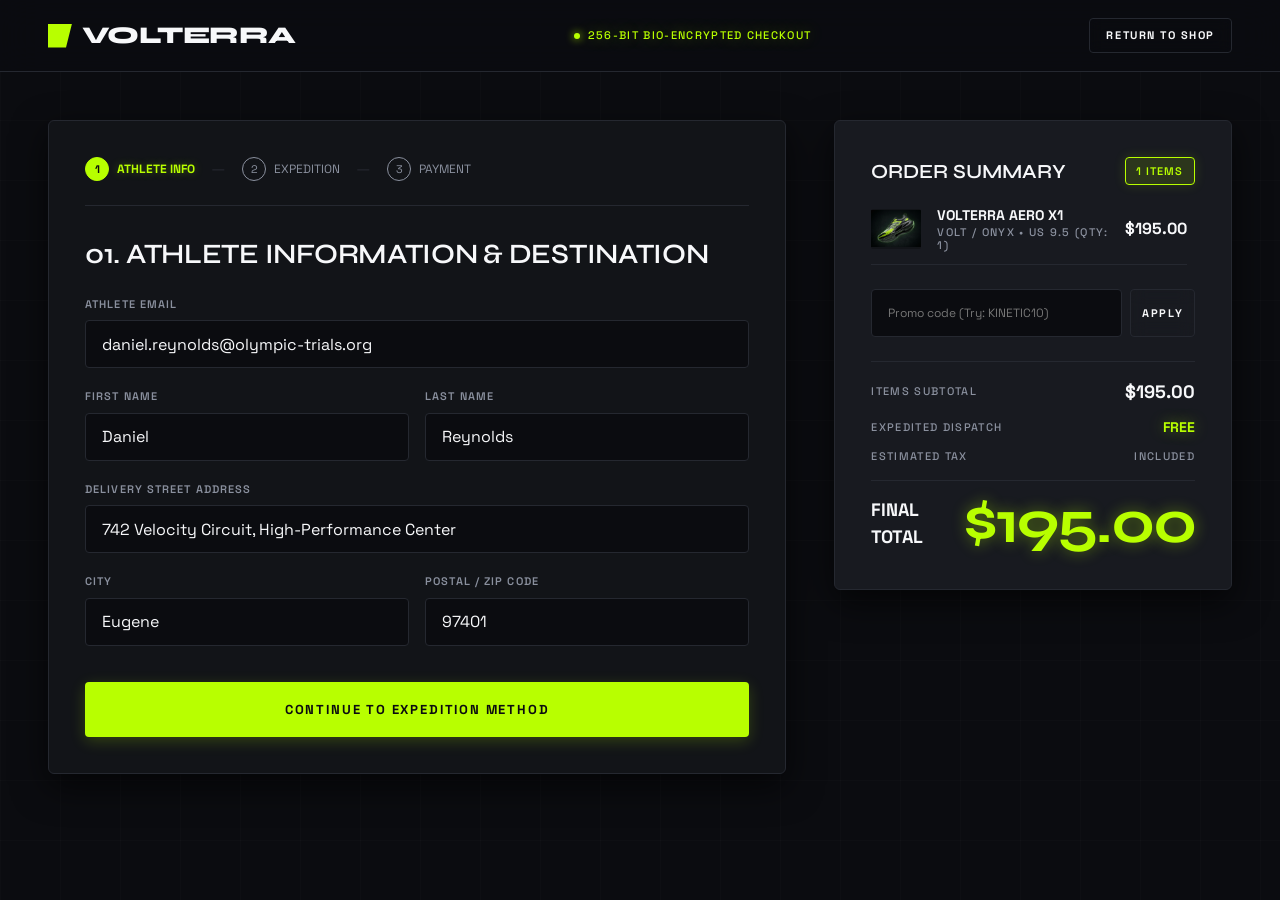
<file: checkout.html>
<!DOCTYPE html>
<html lang="en">
<head>
  <meta charset="UTF-8">
  <meta name="viewport" content="width=device-width, initial-scale=1.0">
  <title>Checkout — VOLTERRA Telemetry Fast Dispatch</title>
  <meta name="description" content="Secure checkout for VOLTERRA high-performance athletic footwear. Expedited biometric dispatch.">
  <link rel="stylesheet" href="assets/css/style.css">
  <link rel="icon" type="image/svg+xml" href="data:image/svg+xml,<svg xmlns='http://www.w3.org/2000/svg' viewBox='0 0 24 24'><polygon points='0,0 24,0 18,24 0,24' fill='%23b8ff00'/></svg>">
</head>
<body>

  <!-- Site Navigation Header -->
  <header class="site-header" id="mainHeader">
    <div class="container header-inner">
      <a href="index.html" class="brand-logo" id="brandLogo">
        <span class="logo-mark"></span>
        <span>VOLTERRA</span>
      </a>

      <div class="label-mono text-volt" style="display:flex; align-items:center; gap:0.5rem;">
        <span class="badge-dot"></span>
        <span>256-BIT BIO-ENCRYPTED CHECKOUT</span>
      </div>

      <div class="header-actions">
        <a href="shop.html" class="btn btn-secondary btn-sm">RETURN TO SHOP</a>
      </div>
    </div>
  </header>

  <main style="padding: 3rem 0 6rem;">
    <div class="container">
      
      <div class="checkout-grid">
        
        <!-- LEFT: 3-Step Checkout Flow -->
        <div class="checkout-card">
          <!-- Step Indicators -->
          <div class="checkout-steps-bar">
            <div class="step-node active" id="stepNode1">
              <span class="step-num">1</span>
              <span>Athlete Info</span>
            </div>
            <span style="color:var(--color-border);">—</span>
            <div class="step-node" id="stepNode2">
              <span class="step-num">2</span>
              <span>Expedition</span>
            </div>
            <span style="color:var(--color-border);">—</span>
            <div class="step-node" id="stepNode3">
              <span class="step-num">3</span>
              <span>Payment</span>
            </div>
          </div>

          <!-- STEP 1: Athlete Info -->
          <div id="checkoutStep1">
            <h2 class="headline-md" style="margin-bottom:1.5rem;">01. ATHLETE INFORMATION & DESTINATION</h2>

            <div class="form-group">
              <label class="form-label">Athlete Email</label>
              <input type="email" id="inputEmail" class="form-input" value="daniel.reynolds@olympic-trials.org" required>
            </div>

            <div class="form-row-2">
              <div class="form-group">
                <label class="form-label">First Name</label>
                <input type="text" id="inputFirstName" class="form-input" value="Daniel" required>
              </div>
              <div class="form-group">
                <label class="form-label">Last Name</label>
                <input type="text" id="inputLastName" class="form-input" value="Reynolds" required>
              </div>
            </div>

            <div class="form-group">
              <label class="form-label">Delivery Street Address</label>
              <input type="text" id="inputAddress" class="form-input" value="742 Velocity Circuit, High-Performance Center" required>
            </div>

            <div class="form-row-2">
              <div class="form-group">
                <label class="form-label">City</label>
                <input type="text" id="inputCity" class="form-input" value="Eugene" required>
              </div>
              <div class="form-group">
                <label class="form-label">Postal / ZIP Code</label>
                <input type="text" id="inputZip" class="form-input" value="97401" required>
              </div>
            </div>

            <button class="btn btn-primary btn-full btn-lg" onclick="goToStep(2)" style="margin-top:1rem;">
              CONTINUE TO EXPEDITION METHOD
            </button>
          </div>

          <!-- STEP 2: Shipping Method -->
          <div id="checkoutStep2" style="display:none;">
            <h2 class="headline-md" style="margin-bottom:1.5rem;">02. SELECT EXPEDITION COURIER</h2>

            <div style="display:flex; flex-direction:column; gap:1rem; margin-bottom:2rem;">
              <label style="background:var(--bg-surface-2); border:1px solid var(--color-primary); border-radius:var(--radius-sm); padding:1.25rem; display:flex; align-items:center; justify-content:space-between; cursor:pointer;">
                <div style="display:flex; align-items:center; gap:1rem;">
                  <input type="radio" name="shippingMethod" value="priority" checked style="accent-color:var(--color-primary);">
                  <div>
                    <div style="font-weight:700;">DHL Bio-Priority Express (24-48 Hours)</div>
                    <div class="body-sm">Pressurized environmental box with real-time temperature telemetry</div>
                  </div>
                </div>
                <span class="text-volt" style="font-weight:700;">FREE</span>
              </label>

              <label style="background:var(--bg-surface-2); border:1px solid var(--color-border); border-radius:var(--radius-sm); padding:1.25rem; display:flex; align-items:center; justify-content:space-between; cursor:pointer;">
                <div style="display:flex; align-items:center; gap:1rem;">
                  <input type="radio" name="shippingMethod" value="overnight" style="accent-color:var(--color-primary);">
                  <div>
                    <div style="font-weight:700;">Next-Flight-Out Same Day Telemetry</div>
                    <div class="body-sm">Guaranteed delivery by 09:00 AM for scheduled race weekend</div>
                  </div>
                </div>
                <span style="font-weight:700;">$25.00</span>
              </label>
            </div>

            <div style="display:flex; gap:1rem;">
              <button class="btn btn-secondary" onclick="goToStep(1)">BACK</button>
              <button class="btn btn-primary" style="flex:1;" onclick="goToStep(3)">CONTINUE TO PAYMENT</button>
            </div>
          </div>

          <!-- STEP 3: Payment -->
          <div id="checkoutStep3" style="display:none;">
            <h2 class="headline-md" style="margin-bottom:1.5rem;">03. BIO-METRIC & CARD PAYMENT</h2>

            <div style="background:var(--bg-surface-2); border:1px solid var(--color-border); border-radius:var(--radius-sm); padding:1.25rem; margin-bottom:1.5rem;">
              <div class="form-group">
                <label class="form-label">Card Number</label>
                <input type="text" class="form-input" placeholder="4242 •••• •••• 8841" value="4242 8841 9021 3349">
              </div>

              <div class="form-row-2">
                <div class="form-group">
                  <label class="form-label">Expiry MM / YY</label>
                  <input type="text" class="form-input" placeholder="10 / 28" value="10 / 28">
                </div>
                <div class="form-group">
                  <label class="form-label">Security CVC</label>
                  <input type="text" class="form-input" placeholder="841" value="841">
                </div>
              </div>
            </div>

            <div style="display:flex; gap:1rem;">
              <button class="btn btn-secondary" onclick="goToStep(2)">BACK</button>
              <button class="btn btn-primary btn-lg" style="flex:1;" id="btnPlaceOrder" onclick="simulateOrderPlacement()">
                AUTHORIZE & PLACE ORDER (<span id="btnPayTotal">$195.00</span>)
              </button>
            </div>
          </div>
        </div>

        <!-- RIGHT: Order Summary -->
        <div class="checkout-card" style="background:var(--bg-surface-2);">
          <div class="flex-between" style="margin-bottom:1.25rem;">
            <span class="headline-sm">ORDER SUMMARY</span>
            <span class="badge badge-volt" id="checkoutItemCountBadge">1 ITEM</span>
          </div>

          <div id="checkoutItemsList" style="display:flex; flex-direction:column; gap:1rem; margin-bottom:1.5rem; max-height:280px; overflow-y:auto; padding-right:0.5rem;">
            <!-- Rendered via JS -->
          </div>

          <!-- Promo Code Input -->
          <div style="display:flex; gap:0.5rem; margin-bottom:1.5rem;">
            <input type="text" id="promoCodeInput" class="form-input" placeholder="Promo code (Try: KINETIC10)" style="font-size:0.75rem;">
            <button class="btn btn-secondary btn-sm" onclick="applyPromoCode()">APPLY</button>
          </div>

          <div style="border-top:1px solid var(--color-border); padding-top:1rem; display:flex; flex-direction:column; gap:0.75rem;">
            <div class="summary-row">
              <span class="label-mono">ITEMS SUBTOTAL</span>
              <span class="price-val" id="summarySubtotal">$195.00</span>
            </div>
            <div class="summary-row" id="promoDiscountRow" style="display:none;">
              <span class="label-mono text-volt">PROMO CODE (KINETIC10 -10%)</span>
              <span class="price-val text-volt" id="summaryDiscount">-$19.50</span>
            </div>
            <div class="summary-row">
              <span class="label-mono">EXPEDITED DISPATCH</span>
              <span class="text-volt" style="font-weight:700;">FREE</span>
            </div>
            <div class="summary-row">
              <span class="label-mono">ESTIMATED TAX</span>
              <span class="label-mono">INCLUDED</span>
            </div>
            <div class="summary-row summary-total">
              <span>FINAL TOTAL</span>
              <span class="display-lg text-volt" id="summaryTotal">$195.00</span>
            </div>
          </div>
        </div>

      </div>
    </div>
  </main>

  <!-- ORDER CONFIRMATION MODAL -->
  <div class="cart-drawer-overlay" id="orderConfirmModal">
    <div style="background:var(--bg-surface-1); width:90%; max-width:580px; margin:auto; border:1px solid var(--color-primary); border-radius:var(--radius-lg); padding:2.5rem; box-shadow:0 0 50px rgba(184, 255, 0, 0.25); text-align:center;">
      <div style="width:64px; height:64px; border-radius:50%; background:rgba(184, 255, 0, 0.15); border:2px solid var(--color-primary); margin:0 auto 1.5rem; display:flex; align-items:center; justify-content:center; color:var(--color-primary);">
        <svg width="32" height="32" viewBox="0 0 24 24" fill="none" stroke="currentColor" stroke-width="3">
          <polyline points="20 6 9 17 4 12"/>
        </svg>
      </div>

      <span class="badge badge-volt">TELEMETRY DISPATCH INITIATED</span>
      <h2 class="display-lg" style="margin:1rem 0 0.5rem;">ORDER CONFIRMED</h2>
      <div class="label-mono" style="margin-bottom:1.5rem;">ORDER IDENTIFIER: <strong class="text-volt" id="modalOrderId">#VOLT-89421-VX</strong></div>

      <p class="body-sm" style="margin-bottom:2rem;">
        Your Volterra performance footwear has been allocated in the cleanroom vault. Live telemetry tracking and gait analysis sync have been connected to Daniel Reynolds' locker.
      </p>

      <div style="background:var(--bg-surface-2); border:1px solid var(--color-border); border-radius:var(--radius-sm); padding:1rem; margin-bottom:2rem; display:flex; justify-content:space-around;">
        <div>
          <div class="label-mono">ESTIMATED DELIVERY</div>
          <div style="font-weight:700;">TOMORROW, 14:00</div>
        </div>
        <div>
          <div class="label-mono">CARRIER</div>
          <div style="font-weight:700;">DHL PRIORITY AIR</div>
        </div>
      </div>

      <div style="display:flex; gap:1rem;">
        <a href="locker.html" class="btn btn-primary" style="flex:1;">VIEW IN ATHLETE LOCKER</a>
        <a href="index.html" class="btn btn-secondary">RETURN HOME</a>
      </div>
    </div>
  </div>

  <!-- Scripts -->
  <script src="assets/js/data.js"></script>
  <script src="assets/js/cart.js"></script>
  <script src="assets/js/main.js"></script>
  <script>
    let discountPct = 0;

    function goToStep(stepNum) {
      document.getElementById('checkoutStep1').style.display = stepNum === 1 ? 'block' : 'none';
      document.getElementById('checkoutStep2').style.display = stepNum === 2 ? 'block' : 'none';
      document.getElementById('checkoutStep3').style.display = stepNum === 3 ? 'block' : 'none';

      document.querySelectorAll('.step-node').forEach((node, idx) => {
        if (idx + 1 === stepNum) {
          node.classList.add('active');
        } else {
          node.classList.remove('active');
        }
      });
    }

    function renderCheckoutSummary() {
      const container = document.getElementById('checkoutItemsList');
      const subtotalEl = document.getElementById('summarySubtotal');
      const totalEl = document.getElementById('summaryTotal');
      const btnPayTotal = document.getElementById('btnPayTotal');
      const badge = document.getElementById('checkoutItemCountBadge');

      const items = VOLTERRA_CART.getItems();
      badge.textContent = `${VOLTERRA_CART.getCount()} ITEMS`;

      if (items.length === 0) {
        container.innerHTML = '<div class="body-sm">No items in bag.</div>';
        return;
      }

      container.innerHTML = items.map(item => `
        <div style="display:flex; gap:1rem; align-items:center; border-bottom:1px solid var(--color-border); padding-bottom:0.75rem;">
          <img src="${item.image}" alt="${item.name}" style="width:50px; height:40px; object-fit:contain; background:var(--bg-surface-1); border-radius:var(--radius-xs);">
          <div style="flex:1;">
            <div style="font-weight:700; font-size:0.875rem;">${item.name}</div>
            <div class="label-mono">${item.color} • ${item.size} (Qty: ${item.quantity})</div>
          </div>
          <div style="font-family:var(--font-mono); font-weight:700;">$${(item.price * item.quantity).toFixed(2)}</div>
        </div>
      `).join('');

      const subtotal = VOLTERRA_CART.getSubtotal();
      const discount = subtotal * discountPct;
      const finalTotal = subtotal - discount;

      subtotalEl.textContent = `$${subtotal.toFixed(2)}`;
      totalEl.textContent = `$${finalTotal.toFixed(2)}`;
      if (btnPayTotal) btnPayTotal.textContent = `$${finalTotal.toFixed(2)}`;

      const discRow = document.getElementById('promoDiscountRow');
      const discVal = document.getElementById('summaryDiscount');
      if (discountPct > 0) {
        discRow.style.display = 'flex';
        discVal.textContent = `-$${discount.toFixed(2)}`;
      } else {
        discRow.style.display = 'none';
      }
    }

    function applyPromoCode() {
      const input = document.getElementById('promoCodeInput');
      if (!input) return;
      const code = input.value.trim().toUpperCase();
      if (code === 'KINETIC10') {
        discountPct = 0.10;
        VOLTERRA_CART.showToast('Promo Code KINETIC10 applied: 10% discount!');
        renderCheckoutSummary();
      } else {
        VOLTERRA_CART.showToast('Invalid promo code. Try KINETIC10');
      }
    }

    function simulateOrderPlacement() {
      const orderId = '#VOLT-' + Math.floor(10000 + Math.random() * 90000) + '-VX';
      document.getElementById('modalOrderId').textContent = orderId;
      document.getElementById('orderConfirmModal').classList.add('open');
      
      // Clear cart
      VOLTERRA_CART.saveItems([]);
    }

    document.addEventListener('DOMContentLoaded', () => {
      renderCheckoutSummary();
    });
  </script>
</body>
</html>
</file>
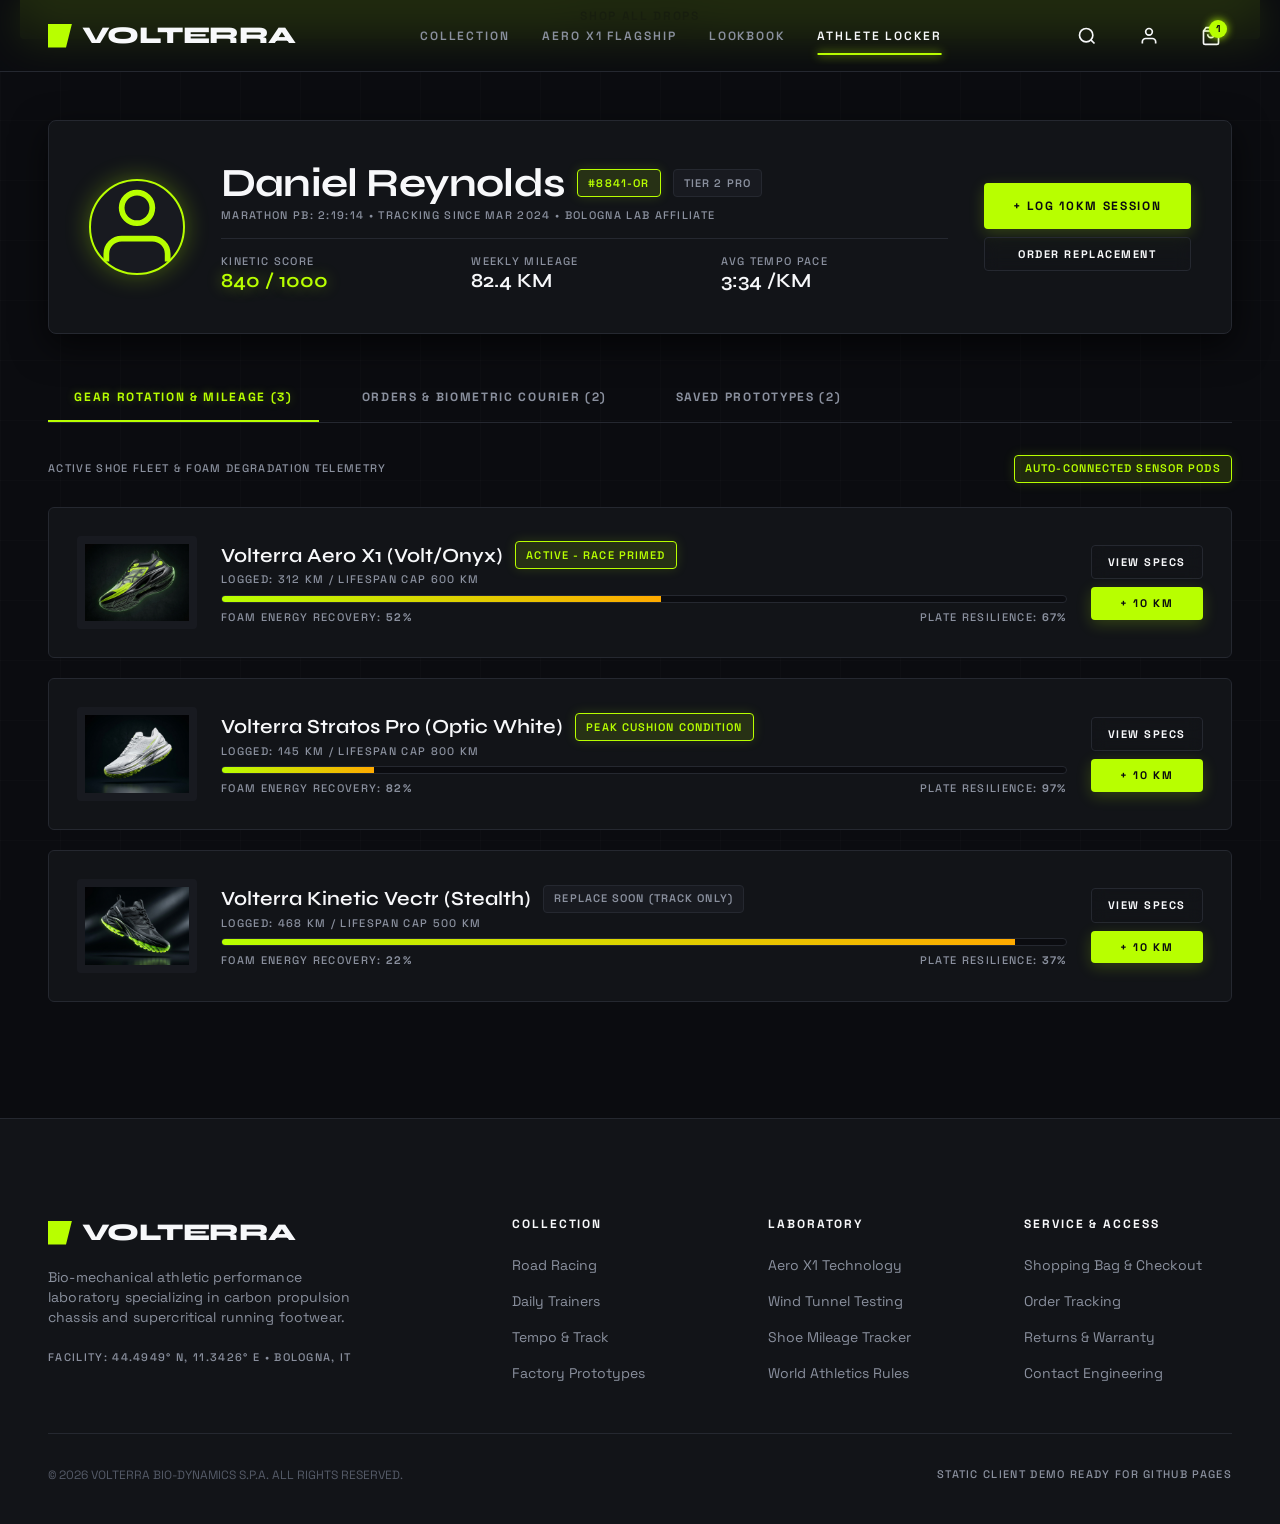
<file: locker.html>
<!DOCTYPE html>
<html lang="en">
<head>
  <meta charset="UTF-8">
  <meta name="viewport" content="width=device-width, initial-scale=1.0">
  <title>Athlete Locker — VOLTERRA | Gear Rotation & Mileage Telemetry</title>
  <meta name="description" content="VOLTERRA Athlete Locker: track shoe rotation mileage, carbon plate integrity, and personal biometric pacing records.">
  <link rel="stylesheet" href="assets/css/style.css">
  <link rel="icon" type="image/svg+xml" href="data:image/svg+xml,<svg xmlns='http://www.w3.org/2000/svg' viewBox='0 0 24 24'><polygon points='0,0 24,0 18,24 0,24' fill='%23b8ff00'/></svg>">
</head>
<body>

  <!-- Site Navigation Header -->
  <header class="site-header" id="mainHeader">
    <div class="container header-inner">
      <a href="index.html" class="brand-logo" id="brandLogo">
        <span class="logo-mark"></span>
        <span>VOLTERRA</span>
      </a>

      <nav class="nav-links" id="desktopNav">
        <a href="shop.html" class="nav-link">Collection</a>
        <a href="product.html?id=aero-x1" class="nav-link">Aero X1 Flagship</a>
        <a href="lookbook.html" class="nav-link">Lookbook</a>
        <a href="locker.html" class="nav-link active">Athlete Locker</a>
      </nav>

      <div class="header-actions">
        <button class="action-btn btn-search-trigger" id="searchTriggerBtn" title="Search catalog">
          <svg width="20" height="20" viewBox="0 0 24 24" fill="none" stroke="currentColor" stroke-width="2">
            <circle cx="11" cy="11" r="8"/>
            <line x1="21" y1="21" x2="16.65" y2="16.65"/>
          </svg>
        </button>

        <a href="locker.html" class="action-btn" id="athleteAccountBtn" title="Athlete Locker Profile">
          <svg width="20" height="20" viewBox="0 0 24 24" fill="none" stroke="currentColor" stroke-width="2">
            <path d="M20 21v-2a4 4 0 0 0-4-4H8a4 4 0 0 0-4 4v2"/>
            <circle cx="12" cy="7" r="4"/>
          </svg>
        </a>

        <button class="action-btn btn-cart-trigger" id="cartTriggerBtn" title="Shopping Bag">
          <svg width="20" height="20" viewBox="0 0 24 24" fill="none" stroke="currentColor" stroke-width="2">
            <path d="M6 2L3 6v14a2 2 0 0 0 2 2h14a2 2 0 0 0 2-2V6l-3-4z"/>
            <line x1="3" y1="6" x2="21" y2="6"/>
            <path d="M16 10a4 4 0 0 1-8 0"/>
          </svg>
          <span class="cart-count-badge" id="headerCartCount" style="display:none;">0</span>
        </button>

        <button class="action-btn mobile-menu-toggle" id="mobileMenuToggle" title="Open Menu">
          <svg width="24" height="24" viewBox="0 0 24 24" fill="none" stroke="currentColor" stroke-width="2">
            <line x1="3" y1="12" x2="21" y2="12"/>
            <line x1="3" y1="6" x2="21" y2="6"/>
            <line x1="3" y1="18" x2="21" y2="18"/>
          </svg>
        </button>
      </div>
    </div>
  </header>

  <!-- Mobile Drawer Menu -->
  <div class="mobile-nav-drawer" id="mobileNavDrawer">
    <a href="index.html" class="mobile-nav-link">Home</a>
    <a href="shop.html" class="mobile-nav-link">Men's Collection</a>
    <a href="product.html?id=aero-x1" class="mobile-nav-link">Aero X1 Flagship</a>
    <a href="lookbook.html" class="mobile-nav-link">Lookbook 2026</a>
    <a href="locker.html" class="mobile-nav-link active">Athlete Hub & Gear Mileage</a>
    <div style="margin-top:auto; padding-top:1.5rem; border-top:1px solid var(--color-border); display:flex; gap:1rem;">
      <a href="shop.html" class="btn btn-primary btn-full">SHOP ALL DROPS</a>
    </div>
  </div>

  <main style="padding: 3rem 0 6rem;">
    <div class="container">
      
      <!-- Athlete Profile Header Module -->
      <div class="locker-hero">
        <div class="athlete-avatar"></div>

        <div>
          <div style="display:flex; align-items:center; gap:0.75rem; margin-bottom:0.25rem;">
            <h1 class="headline-lg">Daniel Reynolds</h1>
            <span class="badge badge-volt">#8841-OR</span>
            <span class="badge">TIER 2 PRO</span>
          </div>

          <div class="label-mono" style="margin-bottom:1rem;">
            MARATHON PB: 2:19:14 • TRACKING SINCE MAR 2024 • BOLOGNA LAB AFFILIATE
          </div>

          <div style="display:grid; grid-template-columns:repeat(3, 1fr); gap:1.5rem; border-top:1px solid var(--color-border); padding-top:1rem;">
            <div>
              <div class="label-mono">KINETIC SCORE</div>
              <div class="headline-sm text-volt"><span class="counter-val" data-target="840" data-decimals="0">0</span> / 1000</div>
            </div>
            <div>
              <div class="label-mono">WEEKLY MILEAGE</div>
              <div class="headline-sm" id="weeklyMileageVal"><span class="counter-val" data-target="82.4" data-decimals="1">0</span> KM</div>
            </div>
            <div>
              <div class="label-mono">AVG TEMPO PACE</div>
              <div class="headline-sm">3:34 /KM</div>
            </div>
          </div>
        </div>

        <div style="display:flex; flex-direction:column; gap:0.5rem;">
          <button class="btn btn-primary" onclick="logWorkoutSession()">+ LOG 10KM SESSION</button>
          <a href="shop.html" class="btn btn-secondary btn-sm">ORDER REPLACEMENT</a>
        </div>
      </div>

      <!-- Navigation Tabs -->
      <div class="locker-tabs">
        <button class="locker-tab-btn active" id="tabBtnRotation" onclick="switchLockerTab('rotation')">
          GEAR ROTATION & MILEAGE (3)
        </button>
        <button class="locker-tab-btn" id="tabBtnOrders" onclick="switchLockerTab('orders')">
          ORDERS & BIOMETRIC COURIER (2)
        </button>
        <button class="locker-tab-btn" id="tabBtnSaved" onclick="switchLockerTab('saved')">
          SAVED PROTOTYPES (2)
        </button>
      </div>

      <!-- TAB 1: Gear Rotation -->
      <div id="lockerTabRotation">
        <div style="display:flex; justify-content:space-between; align-items:center; margin-bottom:1.5rem;">
          <span class="label-mono">ACTIVE SHOE FLEET & FOAM DEGRADATION TELEMETRY</span>
          <span class="badge badge-volt">AUTO-CONNECTED SENSOR PODS</span>
        </div>

        <div id="rotationListContainer">
          <!-- Populated via JS -->
        </div>
      </div>

      <!-- TAB 2: Orders & Tracking -->
      <div id="lockerTabOrders" style="display:none;">
        <div style="display:flex; justify-content:space-between; align-items:center; margin-bottom:1.5rem;">
          <span class="label-mono">VERIFIED DISPATCH ORDERS & REAL-TIME BIO COURIER</span>
          <span class="badge">CLEANROOM ALLOCATED</span>
        </div>

        <div id="orderLogsContainer" style="display:flex; flex-direction:column; gap:1.25rem;">
          <!-- Populated via JS -->
        </div>
      </div>

      <!-- TAB 3: Saved Prototypes -->
      <div id="lockerTabSaved" style="display:none;">
        <div style="display:flex; justify-content:space-between; align-items:center; margin-bottom:1.5rem;">
          <span class="label-mono">MONITORED FACTORY LAB PROTOTYPE DROPS</span>
          <span class="badge badge-volt">PRIORITY RESERVATIONS</span>
        </div>

        <div class="product-grid" id="savedGridContainer">
          <!-- Populated via JS -->
        </div>
      </div>

    </div>
  </main>

  <!-- Technical Footer -->
  <footer class="site-footer">
    <div class="container">
      <div class="footer-grid">
        <div class="footer-brand">
          <div class="brand-logo" style="margin-bottom:1rem;">
            <span class="logo-mark"></span>
            <span>VOLTERRA</span>
          </div>
          <p class="body-sm" style="margin-bottom:1.5rem;">
            Bio-mechanical athletic performance laboratory specializing in carbon propulsion chassis and supercritical running footwear.
          </p>
          <div class="label-mono">FACILITY: 44.4949° N, 11.3426° E • BOLOGNA, IT</div>
        </div>

        <div class="footer-col">
          <h4>COLLECTION</h4>
          <ul>
            <li><a href="shop.html?category=Road Racing">Road Racing</a></li>
            <li><a href="shop.html?category=Daily Trainer">Daily Trainers</a></li>
            <li><a href="shop.html?category=Tempo & Track">Tempo & Track</a></li>
            <li><a href="shop.html?category=Experimental Lab">Factory Prototypes</a></li>
          </ul>
        </div>

        <div class="footer-col">
          <h4>LABORATORY</h4>
          <ul>
            <li><a href="product.html?id=aero-x1">Aero X1 Technology</a></li>
            <li><a href="lookbook.html">Wind Tunnel Testing</a></li>
            <li><a href="locker.html">Shoe Mileage Tracker</a></li>
            <li><a href="lookbook.html#athletes">World Athletics Rules</a></li>
          </ul>
        </div>

        <div class="footer-col">
          <h4>SERVICE & ACCESS</h4>
          <ul>
            <li><a href="checkout.html">Shopping Bag & Checkout</a></li>
            <li><a href="locker.html#orders">Order Tracking</a></li>
            <li><a href="shop.html">Returns & Warranty</a></li>
            <li><a href="mailto:lab@volterra.sport">Contact Engineering</a></li>
          </ul>
        </div>
      </div>

      <div class="footer-bottom">
        <div>© 2026 VOLTERRA BIO-DYNAMICS S.P.A. ALL RIGHTS RESERVED.</div>
        <div class="label-mono">STATIC CLIENT DEMO READY FOR GITHUB PAGES</div>
      </div>
    </div>
  </footer>

  <!-- Slide-out Shopping Cart Drawer -->
  <div class="cart-drawer-overlay" id="cartDrawerOverlay">
    <div class="cart-drawer">
      <div class="cart-drawer-header">
        <div class="headline-sm" id="cartDrawerTitle">SHOPPING BAG (0)</div>
        <button id="cartDrawerClose" class="action-btn" title="Close bag">
          <svg width="20" height="20" viewBox="0 0 24 24" fill="none" stroke="currentColor" stroke-width="2">
            <line x1="18" y1="6" x2="6" y2="18"/>
            <line x1="6" y1="6" x2="18" y2="18"/>
          </svg>
        </button>
      </div>

      <div class="free-shipping-progress">
        <div class="label-mono" id="freeShippingText">Free Express Telemetry Delivery on orders over $150</div>
        <div class="progress-track">
          <div class="progress-bar-fill" id="freeShippingBar" style="width: 0%;"></div>
        </div>
      </div>

      <div class="cart-items-list" id="cartItemsList"></div>

      <div class="cart-drawer-footer">
        <div class="summary-row">
          <span class="label-mono">SUBTOTAL</span>
          <span class="price-val" id="cartSubtotalVal">$0.00</span>
        </div>
        <div class="summary-row">
          <span class="label-mono">ESTIMATED TELEMETRY SHIPPING</span>
          <span class="label-mono text-volt">COMPLIMENTARY</span>
        </div>
        <div class="summary-row summary-total">
          <span>TOTAL</span>
          <span class="price-val" id="cartTotalVal">$0.00</span>
        </div>
        <a href="checkout.html" class="btn btn-primary btn-full" id="drawerCheckoutBtn">
          PROCEED TO CHECKOUT
          <svg width="18" height="18" viewBox="0 0 24 24" fill="none" stroke="currentColor" stroke-width="2">
            <line x1="5" y1="12" x2="19" y2="12"/>
            <polyline points="12 5 19 12 12 19"/>
          </svg>
        </a>
      </div>
    </div>
  </div>

  <!-- Search Modal Overlay -->
  <div class="cart-drawer-overlay" id="searchModalOverlay">
    <div style="background:var(--bg-surface-1); width:100%; max-width:640px; margin:4rem auto; border:1px solid var(--color-border); border-radius:var(--radius-md); padding:1.5rem; box-shadow:var(--shadow-drawer); display:flex; flex-direction:column; gap:1.25rem;">
      <div style="display:flex; justify-content:space-between; align-items:center;">
        <span class="label-mono text-volt">CATALOG TELEMETRY SEARCH</span>
        <button id="searchModalClose" class="action-btn">
          <svg width="20" height="20" viewBox="0 0 24 24" fill="none" stroke="currentColor" stroke-width="2">
            <line x1="18" y1="6" x2="6" y2="18"/>
            <line x1="6" y1="6" x2="18" y2="18"/>
          </svg>
        </button>
      </div>
      <input type="text" id="searchQueryInput" class="form-input" placeholder="Search shoes..." autofocus>
      <div id="searchResultsList" style="max-height:360px; overflow-y:auto; display:flex; flex-direction:column; gap:0.5rem;"></div>
    </div>
  </div>

  <!-- Scripts -->
  <script src="assets/js/data.js"></script>
  <script src="assets/js/cart.js"></script>
  <script src="assets/js/main.js"></script>
  <script>
    let localRotation = [...ATHLETE_PROFILE.rotation];
    let loggedKmTotal = 82.4;

    function switchLockerTab(tabName) {
      document.getElementById('tabBtnRotation').classList.toggle('active', tabName === 'rotation');
      document.getElementById('tabBtnOrders').classList.toggle('active', tabName === 'orders');
      document.getElementById('tabBtnSaved').classList.toggle('active', tabName === 'saved');

      document.getElementById('lockerTabRotation').style.display = tabName === 'rotation' ? 'block' : 'none';
      document.getElementById('lockerTabOrders').style.display = tabName === 'orders' ? 'block' : 'none';
      document.getElementById('lockerTabSaved').style.display = tabName === 'saved' ? 'block' : 'none';
    }

    function renderRotation() {
      const container = document.getElementById('rotationListContainer');
      if (!container) return;

      container.innerHTML = localRotation.map((item, idx) => {
        const prod = VOLTERRA_PRODUCTS.find(p => p.id === item.shoeId) || VOLTERRA_PRODUCTS[0];
        const pct = Math.min(100, Math.round((item.currentKm / item.maxKm) * 100));
        return `
          <div class="rotation-card">
            <div style="background:var(--bg-surface-2); border-radius:var(--radius-sm); padding:0.5rem; display:flex; align-items:center; justify-content:center;">
              <img src="${prod.image}" alt="${item.name}" style="width:100%; height:auto; object-fit:contain;">
            </div>

            <div>
              <div style="display:flex; align-items:center; gap:0.75rem; margin-bottom:0.25rem;">
                <span class="headline-sm">${item.name}</span>
                <span class="badge ${item.health > 40 ? 'badge-volt' : ''}">${item.status}</span>
              </div>
              <div class="label-mono">LOGGED: ${item.currentKm} KM / LIFESPAN CAP ${item.maxKm} KM</div>
              
              <div class="mileage-bar">
                <div class="mileage-fill" style="width: ${pct}%;"></div>
              </div>

              <div style="display:flex; justify-content:space-between;" class="label-mono">
                <span>Foam Energy Recovery: <strong>${item.health}%</strong></span>
                <span>Plate Resilience: <strong>${Math.max(10, item.health + 15)}%</strong></span>
              </div>
            </div>

            <div style="display:flex; flex-direction:column; gap:0.5rem;">
              <a href="product.html?id=${prod.id}" class="btn btn-secondary btn-sm">VIEW SPECS</a>
              <button class="btn btn-primary btn-sm" onclick="addMileage(${idx}, 10)">+ 10 KM</button>
            </div>
          </div>
        `;
      }).join('');
    }

    function renderOrders() {
      const container = document.getElementById('orderLogsContainer');
      if (!container) return;

      container.innerHTML = ATHLETE_PROFILE.orders.map(order => `
        <div style="background:var(--bg-surface-1); border:1px solid var(--color-border); border-radius:var(--radius-md); padding:1.75rem;">
          <div class="flex-between" style="margin-bottom:0.75rem;">
            <div>
              <span class="label-mono text-volt">${order.orderId}</span>
              <div class="headline-sm" style="margin-top:0.25rem;">${order.items}</div>
            </div>
            <div style="text-align:right;">
              <span class="headline-sm">${order.total}</span>
              <div class="label-mono">${order.date}</div>
            </div>
          </div>

          <div style="border-top:1px solid var(--color-border); padding-top:1rem; display:flex; align-items:center; justify-content:space-between; flex-wrap:wrap; gap:1rem;">
            <div style="display:flex; align-items:center; gap:0.75rem;">
              <span class="badge-dot"></span>
              <span class="label-mono" style="color:var(--color-primary);">${order.status}</span>
              <span class="label-mono">ETA: ${order.eta}</span>
            </div>
            <button class="btn btn-secondary btn-sm" onclick="VOLTERRA_CART.showToast('Connecting live GPS telemetry ping to courier...')">PING COURIER</button>
          </div>
        </div>
      `).join('');
    }

    function renderSaved() {
      const container = document.getElementById('savedGridContainer');
      if (!container) return;

      container.innerHTML = VOLTERRA_PRODUCTS.slice(0, 2).map(p => `
        <div class="product-card">
          <div class="card-header-meta">
            <span class="badge badge-volt">SAVED FOR DROP 005</span>
            <span class="label-mono">${p.weight}</span>
          </div>
          <div class="product-media">
            <img src="${p.image}" alt="${p.name}">
          </div>
          <div class="product-info">
            <a href="product.html?id=${p.id}" class="product-name">${p.name}</a>
            <div class="product-price-row">
              <span class="price-val">$${p.price}</span>
              <button class="btn btn-primary btn-sm" onclick="VOLTERRA_CART.addItem('${p.id}', 'US 9.5', '${p.colors[0].name}', 1)">MOVE TO BAG</button>
            </div>
          </div>
        </div>
      `).join('');
      init3DTilt();
    }

    function addMileage(index, km) {
      if (localRotation[index]) {
        localRotation[index].currentKm += km;
        localRotation[index].health = Math.max(0, localRotation[index].health - 2);
        loggedKmTotal += km;
        document.getElementById('weeklyMileageVal').textContent = `${loggedKmTotal.toFixed(1)} KM`;
        renderRotation();
        VOLTERRA_CART.showToast(`Logged ${km}km on ${localRotation[index].name}`);
      }
    }

    function logWorkoutSession() {
      addMileage(0, 10);
    }

    document.addEventListener('DOMContentLoaded', () => {
      renderRotation();
      renderOrders();
      renderSaved();
    });
  </script>
</body>
</html>
</file>
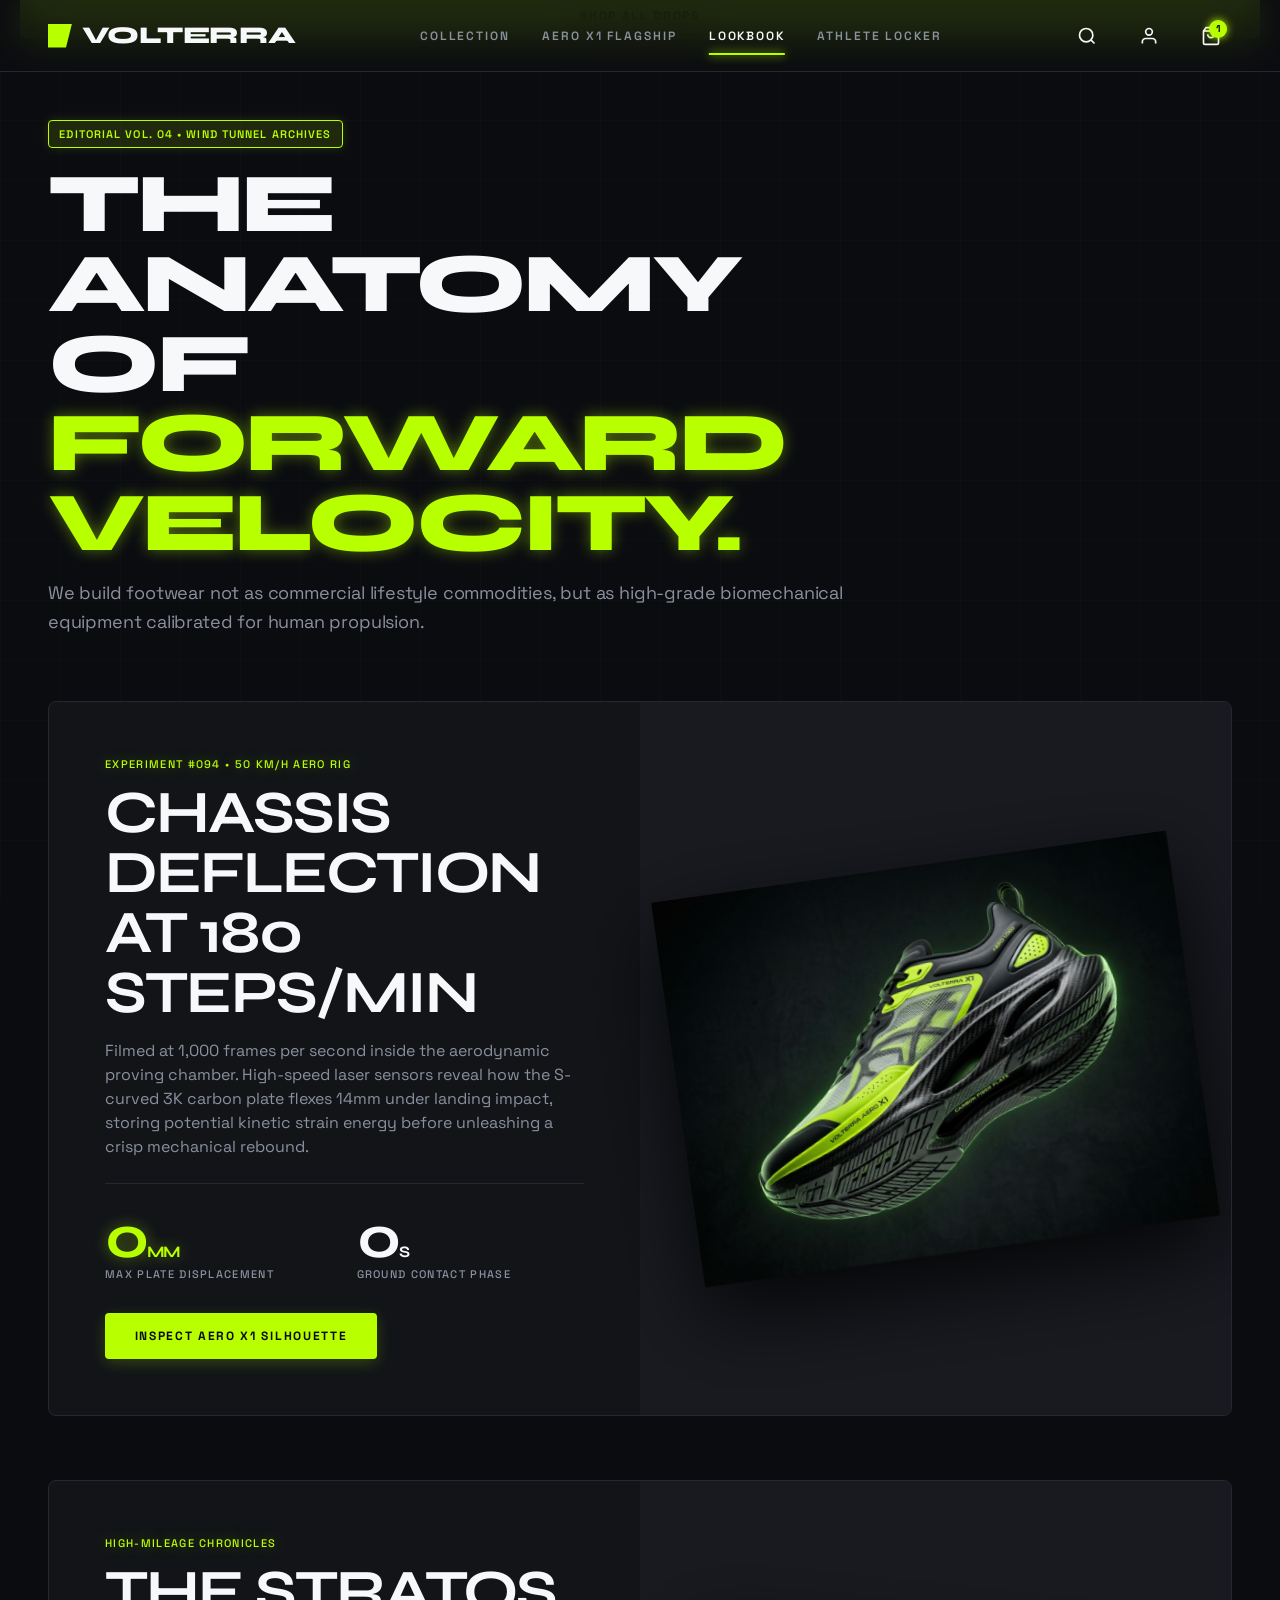
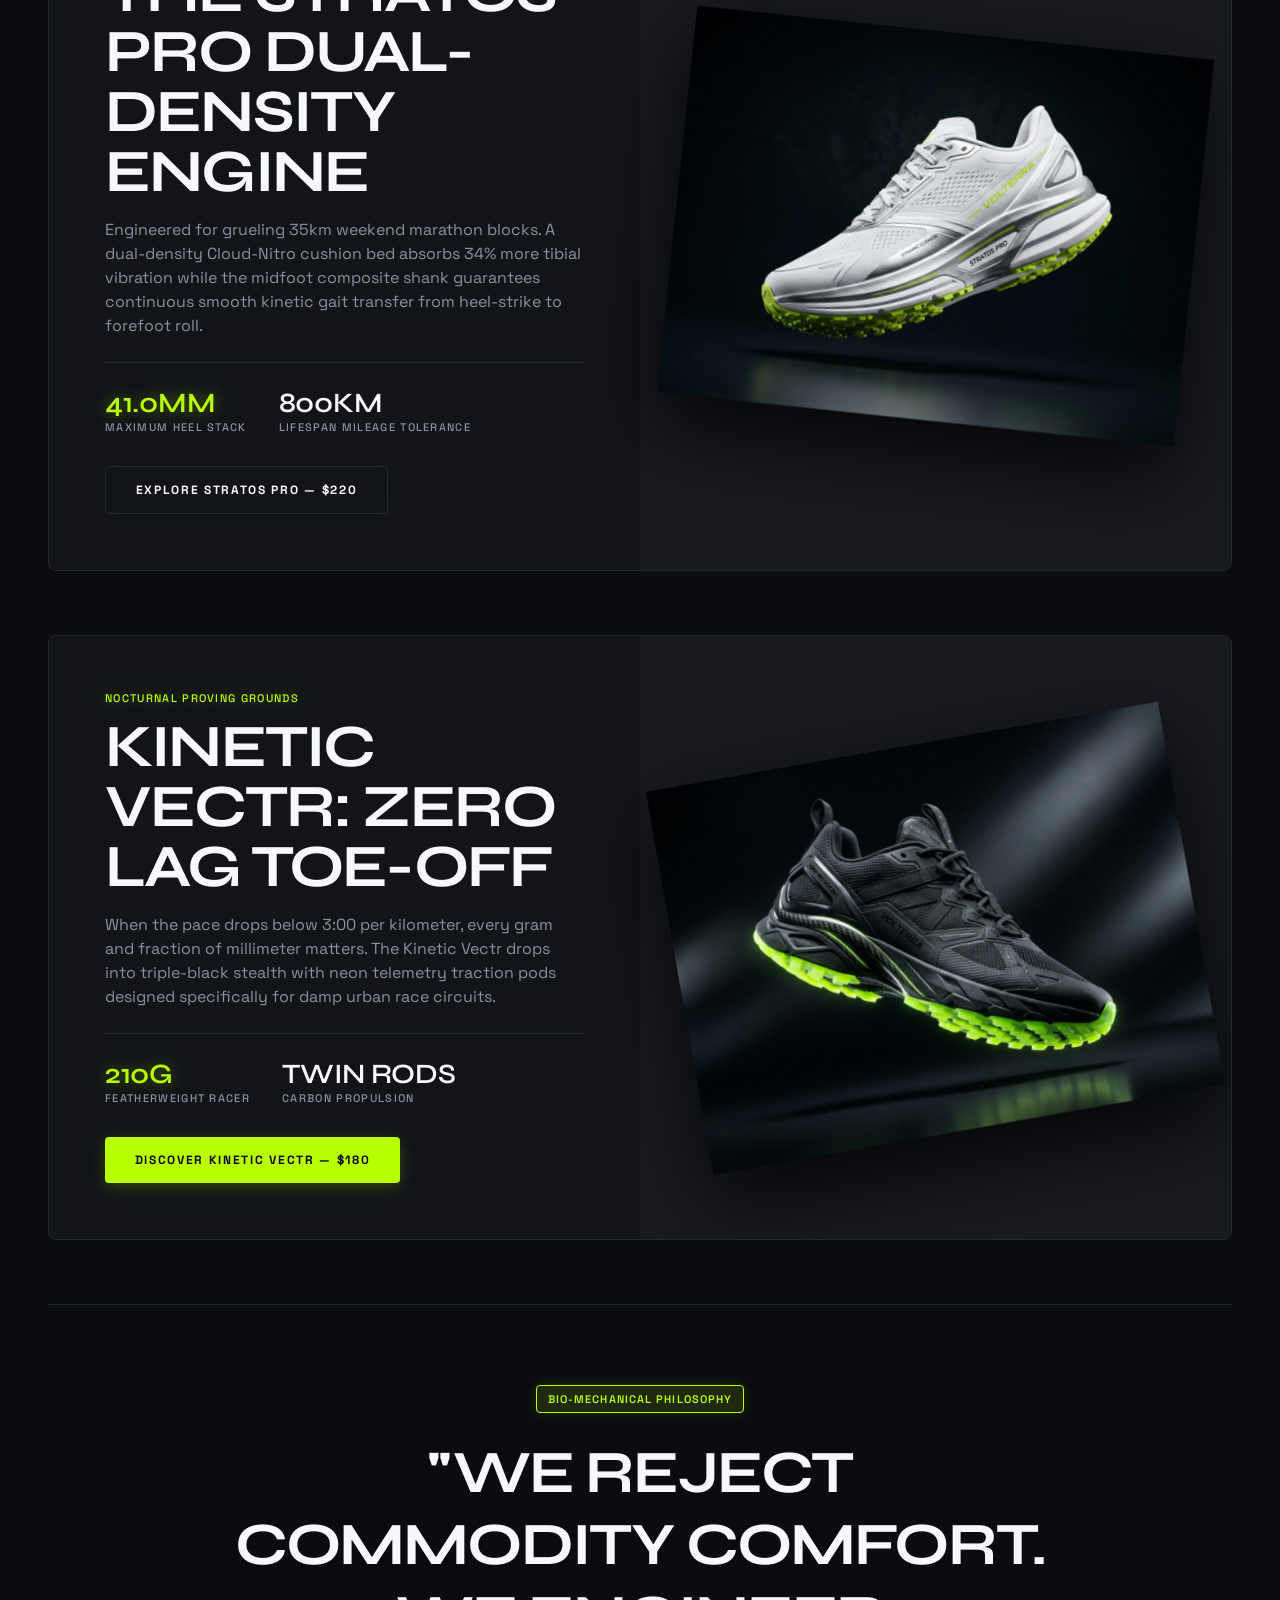
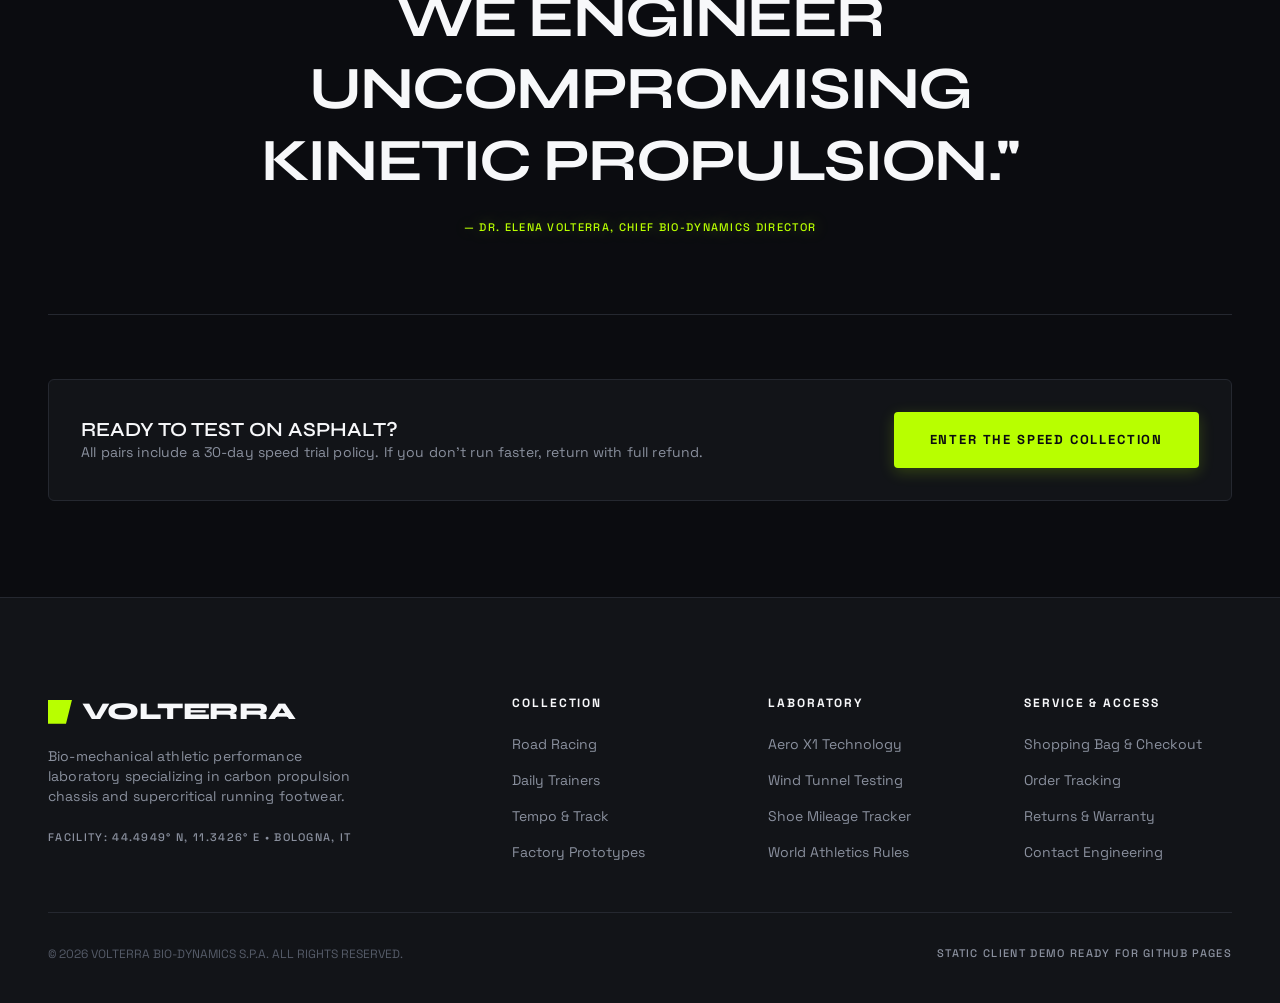
<file: lookbook.html>
<!DOCTYPE html>
<html lang="en">
<head>
  <meta charset="UTF-8">
  <meta name="viewport" content="width=device-width, initial-scale=1.0">
  <title>2026 Editorial Lookbook — VOLTERRA | High-Velocity Wind Tunnel Trials</title>
  <meta name="description" content="Immerse yourself in the VOLTERRA 2026 Editorial Lookbook. Architectural avant-garde footwear staged in nocturnal athletic trials and wind tunnel telemetry.">
  <link rel="stylesheet" href="assets/css/style.css">
  <link rel="icon" type="image/svg+xml" href="data:image/svg+xml,<svg xmlns='http://www.w3.org/2000/svg' viewBox='0 0 24 24'><polygon points='0,0 24,0 18,24 0,24' fill='%23b8ff00'/></svg>">
</head>
<body>

  <!-- Site Navigation Header -->
  <header class="site-header" id="mainHeader">
    <div class="container header-inner">
      <a href="index.html" class="brand-logo" id="brandLogo">
        <span class="logo-mark"></span>
        <span>VOLTERRA</span>
      </a>

      <nav class="nav-links" id="desktopNav">
        <a href="shop.html" class="nav-link">Collection</a>
        <a href="product.html?id=aero-x1" class="nav-link">Aero X1 Flagship</a>
        <a href="lookbook.html" class="nav-link active">Lookbook</a>
        <a href="locker.html" class="nav-link">Athlete Locker</a>
      </nav>

      <div class="header-actions">
        <button class="action-btn btn-search-trigger" id="searchTriggerBtn" title="Search catalog">
          <svg width="20" height="20" viewBox="0 0 24 24" fill="none" stroke="currentColor" stroke-width="2">
            <circle cx="11" cy="11" r="8"/>
            <line x1="21" y1="21" x2="16.65" y2="16.65"/>
          </svg>
        </button>

        <a href="locker.html" class="action-btn" id="athleteAccountBtn" title="Athlete Locker Profile">
          <svg width="20" height="20" viewBox="0 0 24 24" fill="none" stroke="currentColor" stroke-width="2">
            <path d="M20 21v-2a4 4 0 0 0-4-4H8a4 4 0 0 0-4 4v2"/>
            <circle cx="12" cy="7" r="4"/>
          </svg>
        </a>

        <button class="action-btn btn-cart-trigger" id="cartTriggerBtn" title="Shopping Bag">
          <svg width="20" height="20" viewBox="0 0 24 24" fill="none" stroke="currentColor" stroke-width="2">
            <path d="M6 2L3 6v14a2 2 0 0 0 2 2h14a2 2 0 0 0 2-2V6l-3-4z"/>
            <line x1="3" y1="6" x2="21" y2="6"/>
            <path d="M16 10a4 4 0 0 1-8 0"/>
          </svg>
          <span class="cart-count-badge" id="headerCartCount" style="display:none;">0</span>
        </button>

        <button class="action-btn mobile-menu-toggle" id="mobileMenuToggle" title="Open Menu">
          <svg width="24" height="24" viewBox="0 0 24 24" fill="none" stroke="currentColor" stroke-width="2">
            <line x1="3" y1="12" x2="21" y2="12"/>
            <line x1="3" y1="6" x2="21" y2="6"/>
            <line x1="3" y1="18" x2="21" y2="18"/>
          </svg>
        </button>
      </div>
    </div>
  </header>

  <!-- Mobile Drawer Menu -->
  <div class="mobile-nav-drawer" id="mobileNavDrawer">
    <a href="index.html" class="mobile-nav-link">Home</a>
    <a href="shop.html" class="mobile-nav-link">Men's Collection</a>
    <a href="product.html?id=aero-x1" class="mobile-nav-link">Aero X1 Flagship</a>
    <a href="lookbook.html" class="mobile-nav-link active">Lookbook 2026</a>
    <a href="locker.html" class="mobile-nav-link">Athlete Hub & Gear Mileage</a>
    <div style="margin-top:auto; padding-top:1.5rem; border-top:1px solid var(--color-border); display:flex; gap:1rem;">
      <a href="shop.html" class="btn btn-primary btn-full">SHOP ALL DROPS</a>
    </div>
  </div>

  <main style="padding: 3rem 0 6rem;">
    <div class="container">
      
      <!-- Lookbook Header -->
      <div style="max-width: 800px; margin-bottom: 4rem;">
        <span class="badge badge-volt">EDITORIAL VOL. 04 • WIND TUNNEL ARCHIVES</span>
        <h1 class="display-xl" style="margin-top: 1rem;">
          THE ANATOMY OF<br>
          <span class="text-volt">FORWARD VELOCITY.</span>
        </h1>
        <p class="body-lg" style="color:var(--color-text-muted); margin-top:1rem;">
          We build footwear not as commercial lifestyle commodities, but as high-grade biomechanical equipment calibrated for human propulsion.
        </p>
      </div>

      <!-- Editorial Module 1: The Wind Tunnel -->
      <div style="background:var(--bg-surface-1); border:1px solid var(--color-border); border-radius:var(--radius-lg); overflow:hidden; margin-bottom:4rem;">
        <div style="display:grid; grid-template-columns:1fr 1fr; align-items:center;">
          <div style="padding:3.5rem;">
            <div class="label-mono text-volt" style="margin-bottom:0.75rem;">EXPERIMENT #094 • 50 KM/H AERO RIG</div>
            <h2 class="display-lg" style="margin-bottom:1rem;">CHASSIS DEFLECTION AT 180 STEPS/MIN</h2>
            <p class="body-md" style="color:var(--color-text-muted); margin-bottom:1.5rem;">
              Filmed at 1,000 frames per second inside the aerodynamic proving chamber. High-speed laser sensors reveal how the S-curved 3K carbon plate flexes 14mm under landing impact, storing potential kinetic strain energy before unleashing a crisp mechanical rebound.
            </p>
            <div style="display:grid; grid-template-columns:repeat(2, 1fr); gap:1.5rem; border-top:1px solid var(--color-border); padding-top:1.5rem; margin-bottom:2rem;">
              <div>
                <div class="display-lg text-volt"><span class="counter-val" data-target="14.2" data-decimals="1">0</span><span style="font-size:1rem;">MM</span></div>
                <div class="label-mono">MAX PLATE DISPLACEMENT</div>
              </div>
              <div>
                <div class="display-lg"><span class="counter-val" data-target="0.038" data-decimals="3">0</span><span style="font-size:1rem;">S</span></div>
                <div class="label-mono">GROUND CONTACT PHASE</div>
              </div>
            </div>
            <a href="product.html?id=aero-x1" class="btn btn-primary">INSPECT AERO X1 SILHOUETTE</a>
          </div>

          <div style="background:var(--bg-surface-2); padding:3rem; display:flex; align-items:center; justify-content:center; height:100%;">
            <img src="assets/images/aero-x1.jpg" alt="Volterra Aero X1 Wind Tunnel Specimen" style="max-height:420px; object-fit:contain; transform:rotate(-8deg) scale(1.05); filter:drop-shadow(0 30px 40px rgba(0,0,0,0.8));">
          </div>
        </div>
      </div>

      <!-- Editorial Module 2: The High-Mileage Stratos -->
      <div style="background:var(--bg-surface-1); border:1px solid var(--color-border); border-radius:var(--radius-lg); overflow:hidden; margin-bottom:4rem;">
        <div style="display:grid; grid-template-columns:1fr 1fr; align-items:center;">
          <div style="background:var(--bg-surface-2); padding:3rem; display:flex; align-items:center; justify-content:center; height:100%; order:2;">
            <img src="assets/images/stratos-pro.jpg" alt="Volterra Stratos Pro Specimen" style="max-height:420px; object-fit:contain; transform:rotate(6deg) scale(1.05); filter:drop-shadow(0 30px 40px rgba(0,0,0,0.8));">
          </div>

          <div style="padding:3.5rem; order:1;">
            <div class="label-mono text-volt" style="margin-bottom:0.75rem;">HIGH-MILEAGE CHRONICLES</div>
            <h2 class="display-lg" style="margin-bottom:1rem;">THE STRATOS PRO DUAL-DENSITY ENGINE</h2>
            <p class="body-md" style="color:var(--color-text-muted); margin-bottom:1.5rem;">
              Engineered for grueling 35km weekend marathon blocks. A dual-density Cloud-Nitro cushion bed absorbs 34% more tibial vibration while the midfoot composite shank guarantees continuous smooth kinetic gait transfer from heel-strike to forefoot roll.
            </p>
            <div style="display:flex; gap:2rem; border-top:1px solid var(--color-border); padding-top:1.5rem; margin-bottom:2rem;">
              <div>
                <div class="headline-md text-volt">41.0MM</div>
                <div class="label-mono">MAXIMUM HEEL STACK</div>
              </div>
              <div>
                <div class="headline-md">800KM</div>
                <div class="label-mono">LIFESPAN MILEAGE TOLERANCE</div>
              </div>
            </div>
            <a href="product.html?id=stratos-pro" class="btn btn-secondary">EXPLORE STRATOS PRO — $220</a>
          </div>
        </div>
      </div>

      <!-- Editorial Module 3: Stealth Night Trials (Kinetic Vectr) -->
      <div style="background:var(--bg-surface-1); border:1px solid var(--color-border); border-radius:var(--radius-lg); overflow:hidden; margin-bottom:4rem;">
        <div style="display:grid; grid-template-columns:1fr 1fr; align-items:center;">
          <div style="padding:3.5rem;">
            <div class="label-mono text-volt" style="margin-bottom:0.75rem;">NOCTURNAL PROVING GROUNDS</div>
            <h2 class="display-lg" style="margin-bottom:1rem;">KINETIC VECTR: ZERO LAG TOE-OFF</h2>
            <p class="body-md" style="color:var(--color-text-muted); margin-bottom:1.5rem;">
              When the pace drops below 3:00 per kilometer, every gram and fraction of millimeter matters. The Kinetic Vectr drops into triple-black stealth with neon telemetry traction pods designed specifically for damp urban race circuits.
            </p>
            <div style="display:flex; gap:2rem; border-top:1px solid var(--color-border); padding-top:1.5rem; margin-bottom:2rem;">
              <div>
                <div class="headline-md text-volt">210G</div>
                <div class="label-mono">FEATHERWEIGHT RACER</div>
              </div>
              <div>
                <div class="headline-md">TWIN RODS</div>
                <div class="label-mono">CARBON PROPULSION</div>
              </div>
            </div>
            <a href="product.html?id=kinetic-vectr" class="btn btn-primary">DISCOVER KINETIC VECTR — $180</a>
          </div>

          <div style="background:var(--bg-surface-2); padding:3rem; display:flex; align-items:center; justify-content:center; height:100%;">
            <img src="assets/images/kinetic-vectr.jpg" alt="Volterra Kinetic Vectr Specimen" style="max-height:420px; object-fit:contain; transform:rotate(-10deg) scale(1.05); filter:drop-shadow(0 30px 40px rgba(0,0,0,0.8));">
          </div>
        </div>
      </div>

      <!-- Quote Breakout -->
      <div style="text-align:center; padding:5rem 1rem; border-top:1px solid var(--color-border); border-bottom:1px solid var(--color-border); margin-bottom:4rem;">
        <span class="badge badge-volt">BIO-MECHANICAL PHILOSOPHY</span>
        <h2 class="display-lg" style="margin:1.5rem auto; max-width:850px; line-height:1.2;">
          "WE REJECT COMMODITY COMFORT. WE ENGINEER UNCOMPROMISING KINETIC PROPULSION."
        </h2>
        <div class="label-mono text-volt">— DR. ELENA VOLTERRA, CHIEF BIO-DYNAMICS DIRECTOR</div>
      </div>

      <!-- Action Footer Strip -->
      <div style="display:flex; justify-content:space-between; align-items:center; background:var(--bg-surface-1); border:1px solid var(--color-border); border-radius:var(--radius-md); padding:2rem; flex-wrap:wrap; gap:1.5rem;">
        <div>
          <h3 class="headline-sm">READY TO TEST ON ASPHALT?</h3>
          <p class="body-sm">All pairs include a 30-day speed trial policy. If you don't run faster, return with full refund.</p>
        </div>
        <a href="shop.html" class="btn btn-primary btn-lg">ENTER THE SPEED COLLECTION</a>
      </div>

    </div>
  </main>

  <!-- Technical Footer -->
  <footer class="site-footer">
    <div class="container">
      <div class="footer-grid">
        <div class="footer-brand">
          <div class="brand-logo" style="margin-bottom:1rem;">
            <span class="logo-mark"></span>
            <span>VOLTERRA</span>
          </div>
          <p class="body-sm" style="margin-bottom:1.5rem;">
            Bio-mechanical athletic performance laboratory specializing in carbon propulsion chassis and supercritical running footwear.
          </p>
          <div class="label-mono">FACILITY: 44.4949° N, 11.3426° E • BOLOGNA, IT</div>
        </div>

        <div class="footer-col">
          <h4>COLLECTION</h4>
          <ul>
            <li><a href="shop.html?category=Road Racing">Road Racing</a></li>
            <li><a href="shop.html?category=Daily Trainer">Daily Trainers</a></li>
            <li><a href="shop.html?category=Tempo & Track">Tempo & Track</a></li>
            <li><a href="shop.html?category=Experimental Lab">Factory Prototypes</a></li>
          </ul>
        </div>

        <div class="footer-col">
          <h4>LABORATORY</h4>
          <ul>
            <li><a href="product.html?id=aero-x1">Aero X1 Technology</a></li>
            <li><a href="lookbook.html">Wind Tunnel Testing</a></li>
            <li><a href="locker.html">Shoe Mileage Tracker</a></li>
            <li><a href="lookbook.html#athletes">World Athletics Rules</a></li>
          </ul>
        </div>

        <div class="footer-col">
          <h4>SERVICE & ACCESS</h4>
          <ul>
            <li><a href="checkout.html">Shopping Bag & Checkout</a></li>
            <li><a href="locker.html#orders">Order Tracking</a></li>
            <li><a href="shop.html">Returns & Warranty</a></li>
            <li><a href="mailto:lab@volterra.sport">Contact Engineering</a></li>
          </ul>
        </div>
      </div>

      <div class="footer-bottom">
        <div>© 2026 VOLTERRA BIO-DYNAMICS S.P.A. ALL RIGHTS RESERVED.</div>
        <div class="label-mono">STATIC CLIENT DEMO READY FOR GITHUB PAGES</div>
      </div>
    </div>
  </footer>

  <!-- Slide-out Shopping Cart Drawer -->
  <div class="cart-drawer-overlay" id="cartDrawerOverlay">
    <div class="cart-drawer">
      <div class="cart-drawer-header">
        <div class="headline-sm" id="cartDrawerTitle">SHOPPING BAG (0)</div>
        <button id="cartDrawerClose" class="action-btn" title="Close bag">
          <svg width="20" height="20" viewBox="0 0 24 24" fill="none" stroke="currentColor" stroke-width="2">
            <line x1="18" y1="6" x2="6" y2="18"/>
            <line x1="6" y1="6" x2="18" y2="18"/>
          </svg>
        </button>
      </div>

      <div class="free-shipping-progress">
        <div class="label-mono" id="freeShippingText">Free Express Telemetry Delivery on orders over $150</div>
        <div class="progress-track">
          <div class="progress-bar-fill" id="freeShippingBar" style="width: 0%;"></div>
        </div>
      </div>

      <div class="cart-items-list" id="cartItemsList"></div>

      <div class="cart-drawer-footer">
        <div class="summary-row">
          <span class="label-mono">SUBTOTAL</span>
          <span class="price-val" id="cartSubtotalVal">$0.00</span>
        </div>
        <div class="summary-row">
          <span class="label-mono">ESTIMATED TELEMETRY SHIPPING</span>
          <span class="label-mono text-volt">COMPLIMENTARY</span>
        </div>
        <div class="summary-row summary-total">
          <span>TOTAL</span>
          <span class="price-val" id="cartTotalVal">$0.00</span>
        </div>
        <a href="checkout.html" class="btn btn-primary btn-full" id="drawerCheckoutBtn">
          PROCEED TO CHECKOUT
          <svg width="18" height="18" viewBox="0 0 24 24" fill="none" stroke="currentColor" stroke-width="2">
            <line x1="5" y1="12" x2="19" y2="12"/>
            <polyline points="12 5 19 12 12 19"/>
          </svg>
        </a>
      </div>
    </div>
  </div>

  <!-- Search Modal Overlay -->
  <div class="cart-drawer-overlay" id="searchModalOverlay">
    <div style="background:var(--bg-surface-1); width:100%; max-width:640px; margin:4rem auto; border:1px solid var(--color-border); border-radius:var(--radius-md); padding:1.5rem; box-shadow:var(--shadow-drawer); display:flex; flex-direction:column; gap:1.25rem;">
      <div style="display:flex; justify-content:space-between; align-items:center;">
        <span class="label-mono text-volt">CATALOG TELEMETRY SEARCH</span>
        <button id="searchModalClose" class="action-btn">
          <svg width="20" height="20" viewBox="0 0 24 24" fill="none" stroke="currentColor" stroke-width="2">
            <line x1="18" y1="6" x2="6" y2="18"/>
            <line x1="6" y1="6" x2="18" y2="18"/>
          </svg>
        </button>
      </div>
      <input type="text" id="searchQueryInput" class="form-input" placeholder="Search shoes..." autofocus>
      <div id="searchResultsList" style="max-height:360px; overflow-y:auto; display:flex; flex-direction:column; gap:0.5rem;"></div>
    </div>
  </div>

  <!-- Scripts -->
  <script src="assets/js/data.js"></script>
  <script src="assets/js/cart.js"></script>
  <script src="assets/js/main.js"></script>
</body>
</html>
</file>
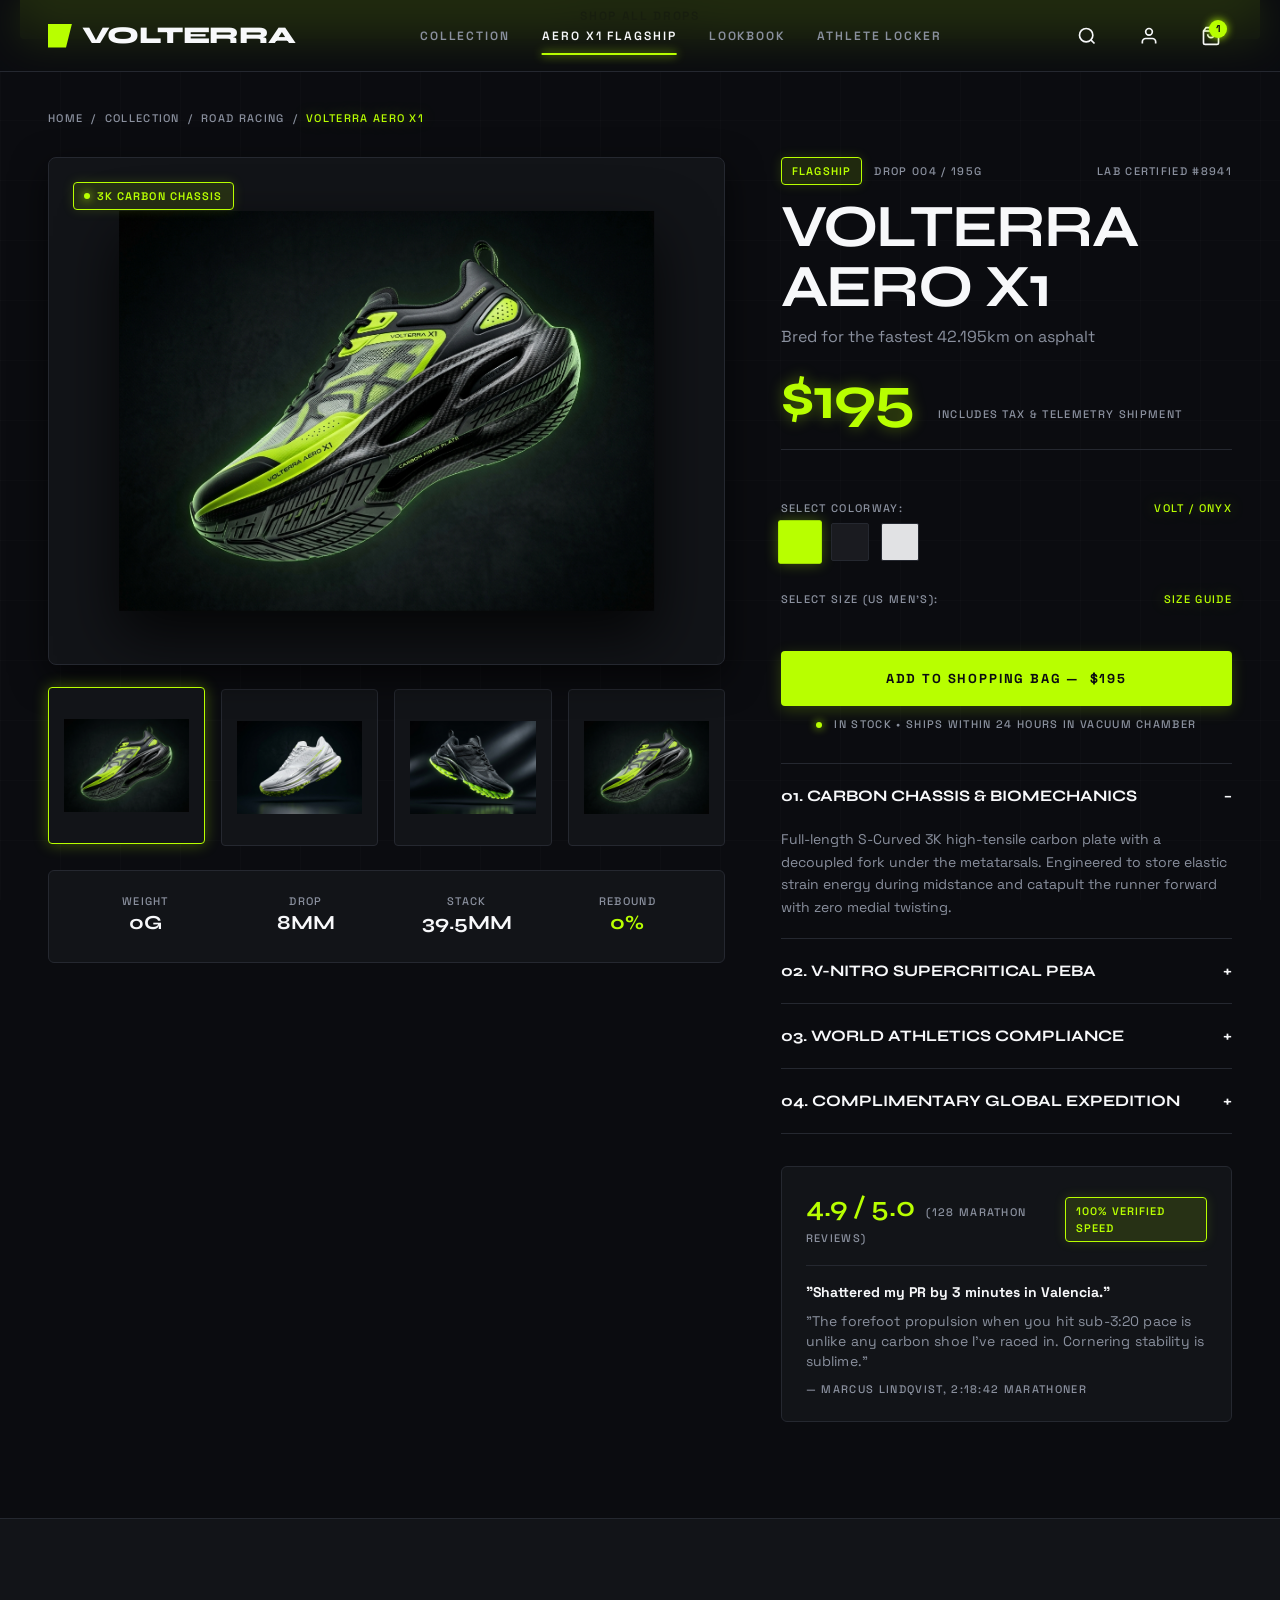
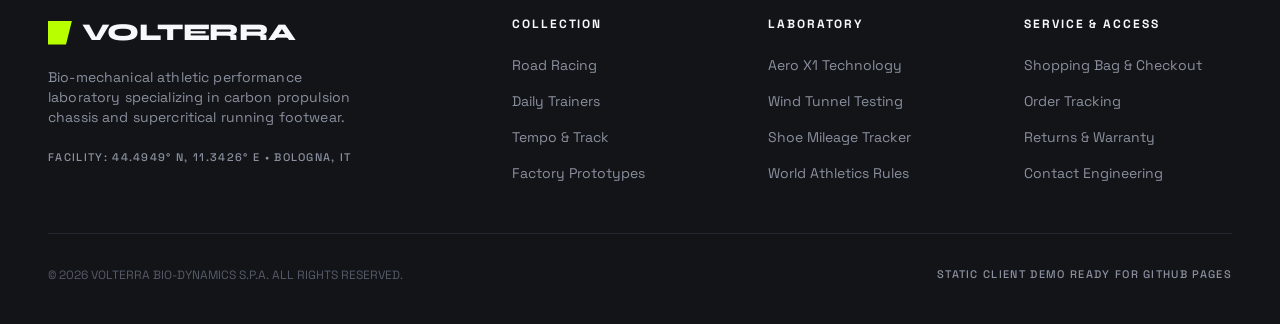
<file: product.html>
<!DOCTYPE html>
<html lang="en">
<head>
  <meta charset="UTF-8">
  <meta name="viewport" content="width=device-width, initial-scale=1.0">
  <title>VOLTERRA AERO X1 — Flagship Marathon Racing Shoe | Bio-Dynamics</title>
  <meta name="description" content="Discover the VOLTERRA AERO X1. Full-length S-Curved 3K carbon plate, 88.4% supercritical V-NITRO energy return, 195g featherweight speed.">
  <link rel="stylesheet" href="assets/css/style.css">
  <link rel="icon" type="image/svg+xml" href="data:image/svg+xml,<svg xmlns='http://www.w3.org/2000/svg' viewBox='0 0 24 24'><polygon points='0,0 24,0 18,24 0,24' fill='%23b8ff00'/></svg>">
</head>
<body class="has-sticky-bar">

  <!-- Site Navigation Header -->
  <header class="site-header" id="mainHeader">
    <div class="container header-inner">
      <a href="index.html" class="brand-logo" id="brandLogo">
        <span class="logo-mark"></span>
        <span>VOLTERRA</span>
      </a>

      <nav class="nav-links" id="desktopNav">
        <a href="shop.html" class="nav-link">Collection</a>
        <a href="product.html?id=aero-x1" class="nav-link active">Aero X1 Flagship</a>
        <a href="lookbook.html" class="nav-link">Lookbook</a>
        <a href="locker.html" class="nav-link">Athlete Locker</a>
      </nav>

      <div class="header-actions">
        <button class="action-btn btn-search-trigger" id="searchTriggerBtn" title="Search catalog">
          <svg width="20" height="20" viewBox="0 0 24 24" fill="none" stroke="currentColor" stroke-width="2">
            <circle cx="11" cy="11" r="8"/>
            <line x1="21" y1="21" x2="16.65" y2="16.65"/>
          </svg>
        </button>

        <a href="locker.html" class="action-btn" id="athleteAccountBtn" title="Athlete Locker Profile">
          <svg width="20" height="20" viewBox="0 0 24 24" fill="none" stroke="currentColor" stroke-width="2">
            <path d="M20 21v-2a4 4 0 0 0-4-4H8a4 4 0 0 0-4 4v2"/>
            <circle cx="12" cy="7" r="4"/>
          </svg>
        </a>

        <button class="action-btn btn-cart-trigger" id="cartTriggerBtn" title="Shopping Bag">
          <svg width="20" height="20" viewBox="0 0 24 24" fill="none" stroke="currentColor" stroke-width="2">
            <path d="M6 2L3 6v14a2 2 0 0 0 2 2h14a2 2 0 0 0 2-2V6l-3-4z"/>
            <line x1="3" y1="6" x2="21" y2="6"/>
            <path d="M16 10a4 4 0 0 1-8 0"/>
          </svg>
          <span class="cart-count-badge" id="headerCartCount" style="display:none;">0</span>
        </button>

        <button class="action-btn mobile-menu-toggle" id="mobileMenuToggle" title="Open Menu">
          <svg width="24" height="24" viewBox="0 0 24 24" fill="none" stroke="currentColor" stroke-width="2">
            <line x1="3" y1="12" x2="21" y2="12"/>
            <line x1="3" y1="6" x2="21" y2="6"/>
            <line x1="3" y1="18" x2="21" y2="18"/>
          </svg>
        </button>
      </div>
    </div>
  </header>

  <!-- Mobile Drawer Menu -->
  <div class="mobile-nav-drawer" id="mobileNavDrawer">
    <a href="index.html" class="mobile-nav-link">Home</a>
    <a href="shop.html" class="mobile-nav-link">Men's Collection</a>
    <a href="product.html?id=aero-x1" class="mobile-nav-link active">Aero X1 Flagship</a>
    <a href="lookbook.html" class="mobile-nav-link">Lookbook 2026</a>
    <a href="locker.html" class="mobile-nav-link">Athlete Hub & Gear Mileage</a>
    <div style="margin-top:auto; padding-top:1.5rem; border-top:1px solid var(--color-border); display:flex; gap:1rem;">
      <a href="shop.html" class="btn btn-primary btn-full">SHOP ALL DROPS</a>
    </div>
  </div>

  <main style="padding: 2.5rem 0 6rem;">
    <div class="container">
      <!-- Breadcrumb Navigation -->
      <div style="display:flex; align-items:center; gap:0.5rem; margin-bottom:2rem;" class="label-mono">
        <a href="index.html" style="color:var(--color-text-muted);">HOME</a>
        <span>/</span>
        <a href="shop.html" style="color:var(--color-text-muted);">COLLECTION</a>
        <span>/</span>
        <span style="color:var(--color-text-muted);" id="pdpCatBreadcrumb">ROAD RACING</span>
        <span>/</span>
        <span class="text-volt" id="pdpTitleBreadcrumb">AERO X1</span>
      </div>

      <!-- Main Two-Column PDP Grid -->
      <div class="pdp-grid">
        
        <!-- LEFT COLUMN: Sticky Multi-Angle Gallery -->
        <div class="gallery-container">
          <div class="gallery-main-viewport">
            <span class="badge badge-volt" style="position:absolute; top:1.5rem; left:1.5rem; z-index:2;">
              <span class="badge-dot"></span>
              3K CARBON CHASSIS
            </span>
            <img src="assets/images/aero-x1.jpg" alt="Volterra Aero X1" class="gallery-main-img" id="pdpMainImg">
          </div>

          <!-- Thumbnails Row -->
          <div class="gallery-thumbs-row" id="pdpThumbsRow">
            <button class="thumb-btn active" data-img="assets/images/aero-x1.jpg" title="Lateral View">
              <img src="assets/images/aero-x1.jpg" alt="Lateral">
            </button>
            <button class="thumb-btn" data-img="assets/images/stratos-pro.jpg" title="Medial View">
              <img src="assets/images/stratos-pro.jpg" alt="Medial">
            </button>
            <button class="thumb-btn" data-img="assets/images/kinetic-vectr.jpg" title="Stealth Angle">
              <img src="assets/images/kinetic-vectr.jpg" alt="Stealth">
            </button>
            <button class="thumb-btn" data-img="assets/images/aero-x1.jpg" title="Carbon Sole Plate">
              <img src="assets/images/aero-x1.jpg" alt="Sole">
            </button>
          </div>

          <!-- Quick Telemetry Spec Bar -->
          <div style="background:var(--bg-surface-1); border:1px solid var(--color-border); border-radius:var(--radius-md); padding:1.5rem; display:grid; grid-template-columns:repeat(4, 1fr); gap:1rem; text-align:center;">
            <div>
              <div class="label-mono">WEIGHT</div>
              <div style="font-family:var(--font-display); font-size:1.25rem; font-weight:700;"><span class="counter-val" data-target="195" data-decimals="0">0</span>G</div>
            </div>
            <div>
              <div class="label-mono">DROP</div>
              <div style="font-family:var(--font-display); font-size:1.25rem; font-weight:700;" id="pdpSpecDrop">8MM</div>
            </div>
            <div>
              <div class="label-mono">STACK</div>
              <div style="font-family:var(--font-display); font-size:1.25rem; font-weight:700;">39.5MM</div>
            </div>
            <div>
              <div class="label-mono">REBOUND</div>
              <div style="font-family:var(--font-display); font-size:1.25rem; font-weight:700; color:var(--color-primary);"><span class="counter-val" data-target="88.4" data-decimals="1" data-is-pct="true">0%</span></div>
            </div>
          </div>
        </div>

        <!-- RIGHT COLUMN: Product Configurator & Purchasing Flow -->
        <div class="pdp-configurator">
          <div>
            <div style="display:flex; align-items:center; gap:0.75rem; margin-bottom:0.75rem;">
              <span class="badge badge-volt" id="pdpBadge">FLAGSHIP</span>
              <span class="label-mono" id="pdpDropTag">DROP 004 / 195G</span>
              <span class="label-mono" style="margin-left:auto;">LAB CERTIFIED #8941</span>
            </div>

            <h1 class="display-lg" id="pdpName" style="margin-bottom:0.5rem;">VOLTERRA AERO X1</h1>
            <p class="body-md" style="color:var(--color-text-muted);" id="pdpTagline">
              Bred for the fastest 42.195km on asphalt.
            </p>

            <div style="display:flex; align-items:baseline; gap:1.5rem; margin:1.25rem 0; padding-bottom:1.25rem; border-bottom:1px solid var(--color-border);">
              <span class="display-lg text-volt" id="pdpPrice">$195</span>
              <span class="label-mono" style="color:var(--color-text-muted);">INCLUDES TAX & TELEMETRY SHIPMENT</span>
            </div>
          </div>

          <!-- Colorway Selector -->
          <div>
            <div class="flex-between">
              <span class="label-mono">SELECT COLORWAY:</span>
              <span class="label-mono text-volt" id="selectedColorName">Volt / Onyx</span>
            </div>
            <div class="colorway-options" id="pdpColorOptions">
              <div class="color-swatch active" style="background:#b8ff00;" data-name="Volt / Onyx" title="Volt / Onyx"></div>
              <div class="color-swatch" style="background:#1a1b20;" data-name="Stealth Void" title="Stealth Void"></div>
              <div class="color-swatch" style="background:#e1e2e4;" data-name="Optic Titanium" title="Optic Titanium"></div>
            </div>
          </div>

          <!-- Sizing Grid -->
          <div>
            <div class="flex-between">
              <span class="label-mono">SELECT SIZE (US MEN'S):</span>
              <a href="#sizeGuideModal" class="label-mono text-volt" onclick="alert('Standard US Racing Fit. If between sizes, recommend sizing up by 0.5 for marathon foot swelling.'); return false;">SIZE GUIDE</a>
            </div>

            <div class="size-selector-matrix" id="pdpSizeMatrix">
              <!-- Rendered via JS -->
            </div>
          </div>

          <!-- Add to Shopping Bag Action Button -->
          <div style="display:flex; flex-direction:column; gap:0.75rem;">
            <button class="btn btn-primary btn-lg" id="pdpAddToCartBtn" style="width:100%;">
              ADD TO SHOPPING BAG — <span id="btnPriceTag">$195</span>
            </button>
            <div style="display:flex; align-items:center; justify-content:center; gap:0.75rem;" class="label-mono">
              <span class="badge-dot"></span>
              <span>IN STOCK • SHIPS WITHIN 24 HOURS IN VACUUM CHAMBER</span>
            </div>
          </div>

          <!-- Technical Accordion -->
          <div class="spec-accordion">
            <div class="accordion-item open">
              <button class="accordion-header" onclick="toggleAccordion(this)">
                <span>01. Carbon Chassis & Biomechanics</span>
                <span class="accordion-icon">−</span>
              </button>
              <div class="accordion-content">
                Full-length S-Curved 3K high-tensile carbon plate with a decoupled fork under the metatarsals. Engineered to store elastic strain energy during midstance and catapult the runner forward with zero medial twisting.
              </div>
            </div>

            <div class="accordion-item">
              <button class="accordion-header" onclick="toggleAccordion(this)">
                <span>02. V-NITRO Supercritical PEBA</span>
                <span class="accordion-icon">+</span>
              </button>
              <div class="accordion-content">
                Formulated using autoclave nitrogen saturation. Yields 88.4% mechanical resilience, dampening tibial impact acceleration by 34% compared to standard EVA compounds.
              </div>
            </div>

            <div class="accordion-item">
              <button class="accordion-header" onclick="toggleAccordion(this)">
                <span>03. World Athletics Compliance</span>
                <span class="accordion-icon">+</span>
              </button>
              <div class="accordion-content">
                Measured at 39.5mm heel stack with a single embedded carbon plate, strictly conforming to World Athletics Technical Rule 5.1 for official road racing world records and Olympic trials.
              </div>
            </div>

            <div class="accordion-item">
              <button class="accordion-header" onclick="toggleAccordion(this)">
                <span>04. Complimentary Global Expedition</span>
                <span class="accordion-icon">+</span>
              </button>
              <div class="accordion-content">
                Shipped via DHL Priority Express inside our signature matte black pressurized transport box with spare aerodynamic racing laces and bio-tracking QR code.
              </div>
            </div>
          </div>

          <!-- Athlete Reviews Summary -->
          <div style="background:var(--bg-surface-1); border:1px solid var(--color-border); border-radius:var(--radius-md); padding:1.5rem;">
            <div class="flex-between" style="margin-bottom:1rem;">
              <div>
                <span class="headline-md" style="color:var(--color-primary);">4.9 / 5.0</span>
                <span class="label-mono" style="margin-left:0.5rem;">(128 MARATHON REVIEWS)</span>
              </div>
              <span class="badge badge-volt">100% VERIFIED SPEED</span>
            </div>
            <div style="border-top:1px solid var(--color-border); padding-top:1rem; display:flex; flex-direction:column; gap:0.5rem;">
              <div style="font-weight:700; font-size:0.875rem;">"Shattered my PR by 3 minutes in Valencia."</div>
              <p class="body-sm">
                "The forefoot propulsion when you hit sub-3:20 pace is unlike any carbon shoe I've raced in. Cornering stability is sublime."
              </p>
              <div class="label-mono" style="margin-top:0.25rem;">— Marcus Lindqvist, 2:18:42 Marathoner</div>
            </div>
          </div>
        </div>

      </div>
    </div>
  </main>

  <!-- Technical Footer -->
  <footer class="site-footer">
    <div class="container">
      <div class="footer-grid">
        <div class="footer-brand">
          <div class="brand-logo" style="margin-bottom:1rem;">
            <span class="logo-mark"></span>
            <span>VOLTERRA</span>
          </div>
          <p class="body-sm" style="margin-bottom:1.5rem;">
            Bio-mechanical athletic performance laboratory specializing in carbon propulsion chassis and supercritical running footwear.
          </p>
          <div class="label-mono">FACILITY: 44.4949° N, 11.3426° E • BOLOGNA, IT</div>
        </div>

        <div class="footer-col">
          <h4>COLLECTION</h4>
          <ul>
            <li><a href="shop.html?category=Road Racing">Road Racing</a></li>
            <li><a href="shop.html?category=Daily Trainer">Daily Trainers</a></li>
            <li><a href="shop.html?category=Tempo & Track">Tempo & Track</a></li>
            <li><a href="shop.html?category=Experimental Lab">Factory Prototypes</a></li>
          </ul>
        </div>

        <div class="footer-col">
          <h4>LABORATORY</h4>
          <ul>
            <li><a href="product.html?id=aero-x1">Aero X1 Technology</a></li>
            <li><a href="lookbook.html">Wind Tunnel Testing</a></li>
            <li><a href="locker.html">Shoe Mileage Tracker</a></li>
            <li><a href="lookbook.html#athletes">World Athletics Rules</a></li>
          </ul>
        </div>

        <div class="footer-col">
          <h4>SERVICE & ACCESS</h4>
          <ul>
            <li><a href="checkout.html">Shopping Bag & Checkout</a></li>
            <li><a href="locker.html#orders">Order Tracking</a></li>
            <li><a href="shop.html">Returns & Warranty</a></li>
            <li><a href="mailto:lab@volterra.sport">Contact Engineering</a></li>
          </ul>
        </div>
      </div>

      <div class="footer-bottom">
        <div>© 2026 VOLTERRA BIO-DYNAMICS S.P.A. ALL RIGHTS RESERVED.</div>
        <div class="label-mono">STATIC CLIENT DEMO READY FOR GITHUB PAGES</div>
      </div>
    </div>
  </footer>

  <!-- Slide-out Shopping Cart Drawer -->
  <div class="cart-drawer-overlay" id="cartDrawerOverlay">
    <div class="cart-drawer">
      <div class="cart-drawer-header">
        <div class="headline-sm" id="cartDrawerTitle">SHOPPING BAG (0)</div>
        <button id="cartDrawerClose" class="action-btn" title="Close bag">
          <svg width="20" height="20" viewBox="0 0 24 24" fill="none" stroke="currentColor" stroke-width="2">
            <line x1="18" y1="6" x2="6" y2="18"/>
            <line x1="6" y1="6" x2="18" y2="18"/>
          </svg>
        </button>
      </div>

      <div class="free-shipping-progress">
        <div class="label-mono" id="freeShippingText">Free Express Telemetry Delivery on orders over $150</div>
        <div class="progress-track">
          <div class="progress-bar-fill" id="freeShippingBar" style="width: 0%;"></div>
        </div>
      </div>

      <div class="cart-items-list" id="cartItemsList"></div>

      <div class="cart-drawer-footer">
        <div class="summary-row">
          <span class="label-mono">SUBTOTAL</span>
          <span class="price-val" id="cartSubtotalVal">$0.00</span>
        </div>
        <div class="summary-row">
          <span class="label-mono">ESTIMATED TELEMETRY SHIPPING</span>
          <span class="label-mono text-volt">COMPLIMENTARY</span>
        </div>
        <div class="summary-row summary-total">
          <span>TOTAL</span>
          <span class="price-val" id="cartTotalVal">$0.00</span>
        </div>
        <a href="checkout.html" class="btn btn-primary btn-full" id="drawerCheckoutBtn">
          PROCEED TO CHECKOUT
          <svg width="18" height="18" viewBox="0 0 24 24" fill="none" stroke="currentColor" stroke-width="2">
            <line x1="5" y1="12" x2="19" y2="12"/>
            <polyline points="12 5 19 12 12 19"/>
          </svg>
        </a>
      </div>
    </div>
  </div>

  <!-- Search Modal Overlay -->
  <div class="cart-drawer-overlay" id="searchModalOverlay">
    <div style="background:var(--bg-surface-1); width:100%; max-width:640px; margin:4rem auto; border:1px solid var(--color-border); border-radius:var(--radius-md); padding:1.5rem; box-shadow:var(--shadow-drawer); display:flex; flex-direction:column; gap:1.25rem;">
      <div style="display:flex; justify-content:space-between; align-items:center;">
        <span class="label-mono text-volt">CATALOG TELEMETRY SEARCH</span>
        <button id="searchModalClose" class="action-btn">
          <svg width="20" height="20" viewBox="0 0 24 24" fill="none" stroke="currentColor" stroke-width="2">
            <line x1="18" y1="6" x2="6" y2="18"/>
            <line x1="6" y1="6" x2="18" y2="18"/>
          </svg>
        </button>
      </div>
      <input type="text" id="searchQueryInput" class="form-input" placeholder="Search shoes..." autofocus>
      <div id="searchResultsList" style="max-height:360px; overflow-y:auto; display:flex; flex-direction:column; gap:0.5rem;"></div>
    </div>
  </div>

  <!-- Mobile Sticky Conversion Bar -->
  <div class="mobile-sticky-bar" id="mobileStickyBar">
    <div class="sticky-price-info">
      <span class="label-mono" id="stickyModelName">VOLTERRA AERO X1</span>
      <span class="headline-sm text-volt" id="stickyPrice">$195</span>
    </div>
    <button class="btn btn-primary sticky-add-btn" id="stickyAddToCartBtn">
      ADD TO BAG
    </button>
  </div>

  <!-- Scripts -->
  <script src="assets/js/data.js"></script>
  <script src="assets/js/cart.js"></script>
  <script src="assets/js/main.js"></script>
  <script>
    let currentProduct = null;
    let selectedSize = 'US 9.5';
    let selectedColor = 'Volt / Onyx';

    function toggleAccordion(btn) {
      const item = btn.parentElement;
      const isOpen = item.classList.contains('open');
      const icon = btn.querySelector('.accordion-icon');
      
      item.classList.toggle('open');
      icon.textContent = isOpen ? '+' : '−';
    }

    document.addEventListener('DOMContentLoaded', () => {
      const params = new URLSearchParams(window.location.search);
      const id = params.get('id') || 'aero-x1';
      currentProduct = VOLTERRA_PRODUCTS.find(p => p.id === id) || VOLTERRA_PRODUCTS[0];

      // Populate PDP Content
      document.getElementById('pdpCatBreadcrumb').textContent = currentProduct.category.toUpperCase();
      document.getElementById('pdpTitleBreadcrumb').textContent = currentProduct.name;
      document.getElementById('pdpName').textContent = currentProduct.name;
      document.getElementById('pdpTagline').textContent = currentProduct.tagline;
      document.getElementById('pdpPrice').textContent = `$${currentProduct.price}`;
      document.getElementById('btnPriceTag').textContent = `$${currentProduct.price}`;
      document.getElementById('stickyPrice').textContent = `$${currentProduct.price}`;
      document.getElementById('stickyModelName').textContent = currentProduct.name;
      document.getElementById('pdpBadge').textContent = currentProduct.badge;
      document.getElementById('pdpDropTag').textContent = `${currentProduct.drop} / ${currentProduct.weight}`;
      document.getElementById('pdpSpecWeight').textContent = currentProduct.weight.toUpperCase();
      document.getElementById('pdpSpecRebound').textContent = currentProduct.rebound;
      document.getElementById('pdpMainImg').src = currentProduct.image;

      // Populate Sizes Matrix
      const sizeMatrix = document.getElementById('pdpSizeMatrix');
      sizeMatrix.innerHTML = currentProduct.sizes.map((s, idx) => `
        <div class="size-tile ${!s.stock ? 'out-of-stock' : ''} ${s.stock && s.us === '9.5' ? 'selected' : ''}" 
             data-size="${s.us}" 
             onclick="selectPdpSize(this, '${s.us}', ${s.stock})">
          <span>${s.us}</span>
          <span style="font-size:0.5625rem; color:${s.stock ? 'var(--color-primary)' : 'var(--color-accent-red)'}">
            ${s.stock ? 'IN STOCK' : 'SOLD OUT'}
          </span>
        </div>
      `).join('');

      // Populate Colorways
      const colorsContainer = document.getElementById('pdpColorOptions');
      colorsContainer.innerHTML = currentProduct.colors.map((c, idx) => `
        <div class="color-swatch ${idx === 0 ? 'active' : ''}" 
             style="background:${c.hex};" 
             data-name="${c.name}" 
             title="${c.name}"
             onclick="selectPdpColor(this, '${c.name}')"></div>
      `).join('');
      selectedColor = currentProduct.colors[0].name;
      document.getElementById('selectedColorName').textContent = selectedColor;

      // Gallery Thumbnails Event
      const mainImg = document.getElementById('pdpMainImg');
      document.querySelectorAll('.thumb-btn').forEach(tb => {
        tb.addEventListener('click', () => {
          document.querySelectorAll('.thumb-btn').forEach(b => b.classList.remove('active'));
          tb.classList.add('active');
          const targetSrc = tb.getAttribute('data-img');
          if (targetSrc && mainImg) {
            mainImg.src = targetSrc;
          }
        });
      });

      // Add to Bag Event (Desktop & Mobile Sticky Bar)
      const addToBagHandler = () => {
        VOLTERRA_CART.addItem(currentProduct.id, selectedSize, selectedColor, 1);
      };
      document.getElementById('pdpAddToCartBtn').addEventListener('click', addToBagHandler);
      const stickyBtn = document.getElementById('stickyAddToCartBtn');
      if (stickyBtn) stickyBtn.addEventListener('click', addToBagHandler);
    });

    function selectPdpSize(el, size, inStock) {
      if (!inStock) {
        VOLTERRA_CART.showToast(`Size US ${size} is currently sold out in Drop 004.`);
        return;
      }
      document.querySelectorAll('#pdpSizeMatrix .size-tile').forEach(t => t.classList.remove('selected'));
      el.classList.add('selected');
      selectedSize = `US ${size}`;
    }

    function selectPdpColor(el, colorName) {
      document.querySelectorAll('#pdpColorOptions .color-swatch').forEach(s => s.classList.remove('active'));
      el.classList.add('active');
      selectedColor = colorName;
      document.getElementById('selectedColorName').textContent = colorName;
    }
  </script>
</body>
</html>
</file>
<file: assets/css/style.css>
/* ==========================================================================
   VOLTERRA SPORTS FOOTWEAR - CORE DESIGN SYSTEM & STYLESHEET
   Aesthetic: Kinetic Biomechanical Brutalism / Wind Tunnel Performance Lab
   Typography: Syne (Headlines) & Space Grotesk (Body, Micro-labels)
   Palette: Void Black (#0B0C10), Electric Volt (#B8FF00), Optic White (#F7F8FA)
   Enhanced: 3D Perspective, Tilt Dynamics, Parallax Physics, Micro-Animations
   ========================================================================== */

@import url('https://fonts.googleapis.com/css2?family=Space+Grotesk:wght@300;400;500;600;700&family=Syne:wght@600;700;800&display=swap');

:root {
  /* Colors */
  --bg-canvas: #0b0c10;
  --bg-surface-1: #121418;
  --bg-surface-2: #181a20;
  --bg-surface-3: #22262f;
  --bg-surface-translucent: rgba(11, 12, 16, 0.88);
  --bg-glass: rgba(18, 20, 24, 0.75);

  --color-primary: #b8ff00;
  --color-primary-hover: #d2ff4d;
  --color-primary-glow: rgba(184, 255, 0, 0.32);
  --color-primary-dim: rgba(184, 255, 0, 0.08);

  --color-text-main: #f7f8fa;
  --color-text-muted: #8a909e;
  --color-text-dim: #555b68;
  --color-text-dark: #0b0c10;

  --color-border: #252830;
  --color-border-light: rgba(255, 255, 255, 0.08);
  --color-border-active: #b8ff00;

  --color-accent-red: #ff334b;
  --color-accent-cyan: #00f0ff;
  --color-accent-amber: #ffaa00;

  /* Typography */
  --font-display: 'Syne', sans-serif;
  --font-body: 'Space Grotesk', -apple-system, BlinkMacSystemFont, 'Segoe UI', Roboto, sans-serif;
  --font-mono: 'Space Grotesk', monospace;

  /* Spacing */
  --space-xs: 0.25rem;
  --space-sm: 0.5rem;
  --space-md: 1rem;
  --space-lg: 1.5rem;
  --space-xl: 2.5rem;
  --space-2xl: 4rem;
  --space-3xl: 6rem;

  --container-max: 1440px;
  --gutter: 1.5rem;
  --gutter-mobile: 1rem;
  --margin-desktop: 3rem;
  --margin-mobile: 1.25rem;

  /* Micro-radii (Design Token: Level 1) */
  --radius-xs: 2px;
  --radius-sm: 4px;
  --radius-md: 6px;
  --radius-lg: 8px;
  --radius-full: 9999px;

  /* 3D Dynamics */
  --perspective: 1200px;
  --ease-spring: cubic-bezier(0.16, 1, 0.3, 1);
  --ease-bounce: cubic-bezier(0.34, 1.56, 0.64, 1);
  --transition-fast: 0.18s ease;
  --transition-normal: 0.3s var(--ease-spring);
  --transition-slow: 0.55s var(--ease-spring);

  /* Shadows */
  --shadow-glow: 0 0 24px var(--color-primary-glow);
  --shadow-glow-lg: 0 0 45px rgba(184, 255, 0, 0.4);
  --shadow-card: 0 12px 35px rgba(0, 0, 0, 0.65);
  --shadow-drawer: -12px 0 50px rgba(0, 0, 0, 0.85);
}

/* ==========================================================================
   RESET & BASE STYLES
   ========================================================================== */
*, *::before, *::after {
  box-sizing: border-box;
  margin: 0;
  padding: 0;
}

html {
  font-size: 16px;
  scroll-behavior: smooth;
  background-color: var(--bg-canvas);
  color: var(--color-text-main);
  -webkit-font-smoothing: antialiased;
  -moz-osx-font-smoothing: grayscale;
}

body {
  font-family: var(--font-body);
  background-color: var(--bg-canvas);
  color: var(--color-text-main);
  line-height: 1.5;
  overflow-x: hidden;
  min-height: 100vh;
  display: flex;
  flex-direction: column;
}

/* Background Animated Technical Cybernetic Grid */
body::before {
  content: '';
  position: fixed;
  top: 0;
  left: 0;
  width: 100%;
  height: 100%;
  background-image: 
    linear-gradient(to right, rgba(255, 255, 255, 0.015) 1px, transparent 1px),
    linear-gradient(to bottom, rgba(255, 255, 255, 0.015) 1px, transparent 1px);
  background-size: 60px 60px;
  pointer-events: none;
  z-index: 0;
}

img, video, svg {
  display: block;
  max-width: 100%;
  height: auto;
}

a {
  color: inherit;
  text-decoration: none;
  transition: color var(--transition-fast);
}

button, input, select, textarea {
  font: inherit;
  color: inherit;
  background: none;
  border: none;
  outline: none;
}

button {
  cursor: pointer;
}

ul, ol {
  list-style: none;
}

::selection {
  background: var(--color-primary);
  color: var(--color-text-dark);
}

/* Scrollbar */
::-webkit-scrollbar {
  width: 7px;
  height: 7px;
}
::-webkit-scrollbar-track {
  background: var(--bg-canvas);
}
::-webkit-scrollbar-thumb {
  background: #252830;
  border-radius: var(--radius-xs);
  transition: background 0.2s;
}
::-webkit-scrollbar-thumb:hover {
  background: var(--color-primary);
}

/* ==========================================================================
   SCROLL REVEAL & 3D UTILITY CLASSES
   ========================================================================== */
.reveal {
  opacity: 0;
  transform: translateY(30px);
  transition: opacity 0.8s var(--ease-spring), transform 0.8s var(--ease-spring);
  will-change: opacity, transform;
}

.reveal.is-visible {
  opacity: 1;
  transform: translateY(0);
}

.reveal-delay-1 { transition-delay: 0.1s; }
.reveal-delay-2 { transition-delay: 0.2s; }
.reveal-delay-3 { transition-delay: 0.3s; }
.reveal-delay-4 { transition-delay: 0.4s; }

/* 3D Perspective container */
.perspective-container {
  perspective: var(--perspective);
  transform-style: preserve-3d;
}

/* ==========================================================================
   TYPOGRAPHY UTILITIES
   ========================================================================== */
.display-xl {
  font-family: var(--font-display);
  font-size: clamp(3rem, 7vw, 5.25rem);
  font-weight: 800;
  line-height: 0.95;
  letter-spacing: -0.04em;
  text-transform: uppercase;
}

.display-lg {
  font-family: var(--font-display);
  font-size: clamp(2.25rem, 5vw, 3.75rem);
  font-weight: 700;
  line-height: 1.0;
  letter-spacing: -0.03em;
  text-transform: uppercase;
}

.headline-lg {
  font-family: var(--font-display);
  font-size: clamp(1.75rem, 3.5vw, 2.5rem);
  font-weight: 700;
  line-height: 1.1;
  letter-spacing: -0.02em;
}

.headline-md {
  font-family: var(--font-display);
  font-size: clamp(1.35rem, 2.5vw, 1.75rem);
  font-weight: 600;
  line-height: 1.2;
  letter-spacing: -0.01em;
}

.headline-sm {
  font-family: var(--font-display);
  font-size: 1.25rem;
  font-weight: 600;
  line-height: 1.25;
  letter-spacing: 0em;
}

.body-lg {
  font-size: 1.125rem;
  line-height: 1.6;
  letter-spacing: -0.01em;
}

.body-md {
  font-size: 1rem;
  line-height: 1.5;
  letter-spacing: 0em;
}

.body-sm {
  font-size: 0.875rem;
  line-height: 1.45;
  letter-spacing: 0.01em;
  color: var(--color-text-muted);
}

.label-caps {
  font-family: var(--font-mono);
  font-size: 0.75rem;
  font-weight: 700;
  line-height: 1.0;
  letter-spacing: 0.18em;
  text-transform: uppercase;
}

.label-mono {
  font-family: var(--font-mono);
  font-size: 0.6875rem;
  font-weight: 500;
  line-height: 1.2;
  letter-spacing: 0.12em;
  text-transform: uppercase;
  color: var(--color-text-muted);
}

.text-volt {
  color: var(--color-primary);
  text-shadow: 0 0 15px rgba(184, 255, 0, 0.4);
}

.text-muted {
  color: var(--color-text-muted);
}

/* ==========================================================================
   LAYOUT CONTAINERS & GRIDS
   ========================================================================== */
.container {
  width: 100%;
  max-width: var(--container-max);
  margin-left: auto;
  margin-right: auto;
  padding-left: var(--margin-desktop);
  padding-right: var(--margin-desktop);
  position: relative;
  z-index: 1;
}

@media (max-width: 768px) {
  .container {
    padding-left: var(--margin-mobile);
    padding-right: var(--margin-mobile);
  }
}

.grid-12 {
  display: grid;
  grid-template-columns: repeat(12, 1fr);
  gap: var(--gutter);
}

.flex-between {
  display: flex;
  align-items: center;
  justify-content: space-between;
}

.flex-center {
  display: flex;
  align-items: center;
  justify-content: center;
}

/* ==========================================================================
   BUTTONS & BADGES WITH KINETIC GLOW TRANSACTIONS
   ========================================================================== */
.btn {
  display: inline-flex;
  align-items: center;
  justify-content: center;
  gap: 0.6rem;
  padding: 0.875rem 1.85rem;
  font-family: var(--font-mono);
  font-size: 0.75rem;
  font-weight: 700;
  letter-spacing: 0.14em;
  text-transform: uppercase;
  border-radius: var(--radius-sm);
  transition: all var(--transition-normal);
  white-space: nowrap;
  position: relative;
  overflow: hidden;
  z-index: 1;
}

/* Button Shimmer Scanline Effect */
.btn::after {
  content: '';
  position: absolute;
  top: -50%;
  left: -60%;
  width: 40%;
  height: 200%;
  background: linear-gradient(
    60deg,
    transparent,
    rgba(255, 255, 255, 0.3),
    transparent
  );
  transform: rotate(25deg);
  transition: none;
  pointer-events: none;
}

.btn:hover::after {
  left: 130%;
  transition: all 0.75s ease-in-out;
}

.btn-primary {
  background-color: var(--color-primary);
  color: var(--color-text-dark);
  box-shadow: 0 4px 15px rgba(184, 255, 0, 0.2);
}

.btn-primary:hover {
  background-color: var(--color-text-main);
  box-shadow: var(--shadow-glow-lg);
  transform: translateY(-2px);
}

.btn-primary:active {
  transform: scale(0.97) translateY(0);
}

.btn-secondary {
  background-color: transparent;
  color: var(--color-text-main);
  border: 1px solid var(--color-border);
  backdrop-filter: blur(8px);
}

.btn-secondary:hover {
  border-color: var(--color-primary);
  color: var(--color-primary);
  background-color: var(--color-primary-dim);
  box-shadow: 0 0 15px rgba(184, 255, 0, 0.2);
  transform: translateY(-2px);
}

.btn-ghost {
  background-color: transparent;
  color: var(--color-text-muted);
  padding: 0.5rem 1rem;
}

.btn-ghost:hover {
  color: var(--color-text-main);
}

.btn-sm {
  padding: 0.5rem 1rem;
  font-size: 0.6875rem;
}

.btn-lg {
  padding: 1.125rem 2.25rem;
  font-size: 0.8125rem;
}

.btn-full {
  width: 100%;
}

/* Badges & Telemetry Chips */
.badge {
  display: inline-flex;
  align-items: center;
  gap: 0.4rem;
  padding: 0.3rem 0.65rem;
  border-radius: var(--radius-sm);
  font-family: var(--font-mono);
  font-size: 0.6875rem;
  font-weight: 600;
  letter-spacing: 0.1em;
  text-transform: uppercase;
  background-color: var(--bg-surface-2);
  border: 1px solid var(--color-border);
  color: var(--color-text-muted);
  transition: all var(--transition-fast);
}

.badge-volt {
  background-color: rgba(184, 255, 0, 0.12);
  border-color: var(--color-primary);
  color: var(--color-primary);
  box-shadow: 0 0 12px rgba(184, 255, 0, 0.15);
}

.badge-dot {
  width: 6px;
  height: 6px;
  border-radius: 50%;
  background-color: var(--color-primary);
  box-shadow: 0 0 8px var(--color-primary);
  display: inline-block;
  animation: pulse-dot 1.8s infinite ease-in-out;
}

@keyframes pulse-dot {
  0%, 100% { opacity: 1; transform: scale(1); box-shadow: 0 0 8px var(--color-primary); }
  50% { opacity: 0.3; transform: scale(0.75); box-shadow: 0 0 2px var(--color-primary); }
}

/* ==========================================================================
   NAVIGATION BAR
   ========================================================================== */
.site-header {
  position: sticky;
  top: 0;
  z-index: 100;
  height: 72px;
  background: var(--bg-surface-translucent);
  backdrop-filter: blur(20px);
  -webkit-backdrop-filter: blur(20px);
  border-bottom: 1px solid var(--color-border);
  transition: background-color var(--transition-normal), border-color var(--transition-normal), box-shadow var(--transition-normal);
}

.site-header.scrolled {
  background: rgba(11, 12, 16, 0.96);
  border-bottom-color: rgba(184, 255, 0, 0.3);
  box-shadow: 0 10px 30px rgba(0, 0, 0, 0.7);
}

.header-inner {
  height: 100%;
  display: flex;
  align-items: center;
  justify-content: space-between;
}

.brand-logo {
  display: flex;
  align-items: center;
  gap: 0.6rem;
  font-family: var(--font-display);
  font-size: 1.5rem;
  font-weight: 800;
  letter-spacing: -0.02em;
  text-transform: uppercase;
  color: var(--color-text-main);
  transition: transform var(--transition-fast);
}

.brand-logo:hover {
  transform: scale(1.02);
}

.brand-logo .logo-mark {
  width: 24px;
  height: 24px;
  background: var(--color-primary);
  clip-path: polygon(0 0, 100% 0, 75% 100%, 0 100%);
  display: inline-block;
  transition: transform var(--transition-normal), box-shadow var(--transition-normal);
}

.brand-logo:hover .logo-mark {
  transform: rotate(15deg) scale(1.1);
  box-shadow: 0 0 15px var(--color-primary);
}

.nav-links {
  display: flex;
  align-items: center;
  gap: 2rem;
}

.nav-link {
  font-family: var(--font-mono);
  font-size: 0.75rem;
  font-weight: 600;
  letter-spacing: 0.16em;
  text-transform: uppercase;
  color: var(--color-text-muted);
  position: relative;
  padding: 0.5rem 0;
  transition: color var(--transition-fast);
}

.nav-link:hover,
.nav-link.active {
  color: var(--color-text-main);
}

.nav-link::after {
  content: '';
  position: absolute;
  bottom: -2px;
  left: 50%;
  width: 0;
  height: 2px;
  background-color: var(--color-primary);
  box-shadow: 0 0 10px var(--color-primary);
  transition: all var(--transition-normal);
  transform: translateX(-50%);
}

.nav-link:hover::after,
.nav-link.active::after {
  width: 100%;
}

.header-actions {
  display: flex;
  align-items: center;
  gap: 1.25rem;
}

.action-btn {
  position: relative;
  width: 42px;
  height: 42px;
  display: flex;
  align-items: center;
  justify-content: center;
  border-radius: var(--radius-sm);
  color: var(--color-text-main);
  border: 1px solid transparent;
  transition: all var(--transition-fast);
}

.action-btn:hover {
  border-color: var(--color-border);
  background-color: var(--bg-surface-2);
  color: var(--color-primary);
  transform: translateY(-2px);
}

.cart-count-badge {
  position: absolute;
  top: 4px;
  right: 4px;
  min-width: 18px;
  height: 18px;
  padding: 0 4px;
  background-color: var(--color-primary);
  color: var(--color-text-dark);
  font-family: var(--font-mono);
  font-size: 0.625rem;
  font-weight: 700;
  border-radius: var(--radius-full);
  display: flex;
  align-items: center;
  justify-content: center;
  box-shadow: 0 0 8px var(--color-primary);
  animation: badge-pop 0.3s var(--ease-bounce);
}

@keyframes badge-pop {
  from { transform: scale(0); }
  to { transform: scale(1); }
}

.mobile-menu-toggle {
  display: none;
}

@media (max-width: 900px) {
  .nav-links {
    display: none;
  }
  .mobile-menu-toggle {
    display: flex;
  }
}

/* Mobile Nav Drawer */
.mobile-nav-drawer {
  position: fixed;
  top: 72px;
  left: 0;
  width: 100%;
  height: calc(100vh - 72px);
  background-color: var(--bg-canvas);
  border-bottom: 1px solid var(--color-border);
  padding: 2rem var(--margin-mobile);
  transform: translateY(-100%);
  transition: transform var(--transition-normal);
  z-index: 99;
  display: flex;
  flex-direction: column;
  gap: 1.5rem;
}

.mobile-nav-drawer.open {
  transform: translateY(0);
}

.mobile-nav-link {
  font-family: var(--font-display);
  font-size: 1.75rem;
  font-weight: 700;
  text-transform: uppercase;
  color: var(--color-text-muted);
  border-bottom: 1px solid var(--color-border);
  padding-bottom: 0.75rem;
}

.mobile-nav-link:hover,
.mobile-nav-link.active {
  color: var(--color-primary);
}

/* ==========================================================================
   HERO SECTION WITH 3D PARALLAX & LEVITATION
   ========================================================================== */
.hero-section {
  position: relative;
  min-height: calc(100vh - 72px);
  display: flex;
  align-items: center;
  overflow: hidden;
  padding: var(--space-2xl) 0;
  background: radial-gradient(circle at 75% 35%, rgba(184, 255, 0, 0.08) 0%, transparent 60%);
  perspective: 1400px;
}

.hero-grid {
  display: grid;
  grid-template-columns: 1.1fr 0.9fr;
  gap: 3.5rem;
  align-items: center;
  width: 100%;
  transform-style: preserve-3d;
}

.hero-content {
  position: relative;
  z-index: 2;
  transform: translateZ(20px);
}

.hero-subtitle {
  display: flex;
  align-items: center;
  gap: 0.75rem;
  margin-bottom: 1.25rem;
}

.hero-title {
  margin-bottom: 1.5rem;
  text-shadow: 0 10px 30px rgba(0, 0, 0, 0.8);
}

.hero-desc {
  color: var(--color-text-muted);
  max-width: 540px;
  margin-bottom: 2.25rem;
  font-size: 1.125rem;
  line-height: 1.6;
}

.hero-actions {
  display: flex;
  align-items: center;
  gap: 1rem;
  flex-wrap: wrap;
  margin-bottom: 3rem;
}

.hero-metrics {
  display: grid;
  grid-template-columns: repeat(3, 1fr);
  gap: 1.5rem;
  border-top: 1px solid var(--color-border);
  padding-top: 1.75rem;
}

.metric-item {
  display: flex;
  flex-direction: column;
  gap: 0.25rem;
}

.metric-value {
  font-family: var(--font-display);
  font-size: 1.75rem;
  font-weight: 700;
  color: var(--color-text-main);
}

.metric-unit {
  color: var(--color-primary);
  font-size: 1rem;
  margin-left: 2px;
}

/* 3D Visual & Interactive Card Tilt Container */
.hero-visual {
  position: relative;
  display: flex;
  align-items: center;
  justify-content: center;
  perspective: 1200px;
}

.hero-halo {
  position: absolute;
  width: 480px;
  height: 480px;
  border-radius: 50%;
  background: radial-gradient(circle, rgba(184, 255, 0, 0.22) 0%, transparent 70%);
  filter: blur(50px);
  pointer-events: none;
  animation: pulse-halo-3d 6s infinite alternate ease-in-out;
  transform: translateZ(-50px);
}

@keyframes pulse-halo-3d {
  0% { transform: translateZ(-50px) scale(0.85); opacity: 0.5; }
  100% { transform: translateZ(-50px) scale(1.2); opacity: 0.85; }
}

/* 3D Shoe Floating Plinth */
.hero-shoe-card {
  position: relative;
  background: var(--bg-surface-1);
  border: 1px solid var(--color-border);
  border-radius: var(--radius-lg);
  padding: 2.5rem 1.5rem 1.5rem;
  box-shadow: var(--shadow-card);
  transition: transform 0.15s ease-out, border-color var(--transition-normal), box-shadow var(--transition-normal);
  transform-style: preserve-3d;
  width: 100%;
  cursor: grab;
}

.hero-shoe-card:hover {
  border-color: rgba(184, 255, 0, 0.6);
  box-shadow: 0 20px 45px rgba(0, 0, 0, 0.75), 0 0 35px rgba(184, 255, 0, 0.2);
}

/* Levitating sneaker effect with 3D translation */
.hero-shoe-img {
  width: 100%;
  height: auto;
  transform: translateZ(50px) rotate(-10deg) scale(1.08);
  transition: transform 0.2s ease-out, filter 0.2s ease-out;
  filter: drop-shadow(0 30px 30px rgba(0, 0, 0, 0.75));
  animation: levitate-shoe 5s infinite ease-in-out alternate;
}

@keyframes levitate-shoe {
  0% { transform: translateZ(50px) translateY(0px) rotate(-10deg) scale(1.08); }
  50% { transform: translateZ(70px) translateY(-14px) rotate(-8deg) scale(1.11); }
  100% { transform: translateZ(50px) translateY(0px) rotate(-10deg) scale(1.08); }
}

/* 3D Dynamic Glare Overlay */
.card-glare {
  position: absolute;
  top: 0;
  left: 0;
  width: 100%;
  height: 100%;
  border-radius: inherit;
  background: radial-gradient(circle at 50% 50%, rgba(255, 255, 255, 0.12), transparent 70%);
  opacity: 0;
  pointer-events: none;
  transition: opacity 0.2s;
  mix-blend-mode: overlay;
  transform: translateZ(80px);
}

.floating-tag {
  position: absolute;
  background: rgba(18, 20, 24, 0.92);
  backdrop-filter: blur(12px);
  -webkit-backdrop-filter: blur(12px);
  border: 1px solid var(--color-border);
  padding: 0.5rem 0.9rem;
  border-radius: var(--radius-sm);
  display: flex;
  align-items: center;
  gap: 0.5rem;
  box-shadow: 0 8px 24px rgba(0, 0, 0, 0.6);
  z-index: 3;
  transform: translateZ(40px);
  transition: transform 0.2s ease-out;
}

.floating-tag-top {
  top: 1.5rem;
  left: 1.5rem;
}

.floating-tag-bottom {
  bottom: 1.5rem;
  right: 1.5rem;
}

@media (max-width: 960px) {
  .hero-grid {
    grid-template-columns: 1fr;
    gap: 3rem;
  }
}

/* ==========================================================================
   PRODUCT CARD COMPONENT WITH 3D TILT DYNAMICS
   ========================================================================== */
.product-card {
  background-color: var(--bg-surface-1);
  border: 1px solid var(--color-border);
  border-radius: var(--radius-md);
  padding: 1.5rem;
  display: flex;
  flex-direction: column;
  position: relative;
  transition: transform 0.15s ease-out, border-color var(--transition-normal), box-shadow var(--transition-normal);
  overflow: hidden;
  transform-style: preserve-3d;
  perspective: 1000px;
}

.product-card:hover {
  border-color: rgba(184, 255, 0, 0.5);
  box-shadow: var(--shadow-card), 0 0 25px rgba(184, 255, 0, 0.15);
}

.card-header-meta {
  display: flex;
  align-items: center;
  justify-content: space-between;
  margin-bottom: 1rem;
  transform: translateZ(20px);
}

.product-media {
  position: relative;
  aspect-ratio: 4/3;
  display: flex;
  align-items: center;
  justify-content: center;
  margin-bottom: 1.25rem;
  overflow: hidden;
  background: radial-gradient(circle, rgba(255, 255, 255, 0.03) 0%, transparent 70%);
  border-radius: var(--radius-sm);
  transform-style: preserve-3d;
}

.product-media img {
  width: 90%;
  height: auto;
  object-fit: contain;
  transition: transform var(--transition-slow);
  filter: drop-shadow(0 15px 20px rgba(0, 0, 0, 0.6));
  transform: translateZ(30px);
}

.product-card:hover .product-media img {
  transform: translateZ(45px) scale(1.1) rotate(-5deg);
  filter: drop-shadow(0 25px 25px rgba(0, 0, 0, 0.8));
}

/* Rapid Size Selector Overlay (Emerges on hover) */
.rapid-size-overlay {
  position: absolute;
  bottom: 0;
  left: 0;
  width: 100%;
  background: rgba(18, 20, 24, 0.95);
  backdrop-filter: blur(12px);
  -webkit-backdrop-filter: blur(12px);
  border-top: 1px solid var(--color-border);
  padding: 0.75rem;
  display: flex;
  flex-direction: column;
  gap: 0.5rem;
  transform: translateY(105%) translateZ(40px);
  transition: transform var(--transition-normal);
  z-index: 5;
}

.product-card:hover .rapid-size-overlay {
  transform: translateY(0) translateZ(40px);
}

.rapid-size-grid {
  display: flex;
  gap: 0.35rem;
  overflow-x: auto;
  padding-bottom: 2px;
}

.size-pill-btn {
  flex: 0 0 36px;
  height: 32px;
  display: flex;
  align-items: center;
  justify-content: center;
  background-color: var(--bg-surface-2);
  border: 1px solid var(--color-border);
  border-radius: var(--radius-xs);
  font-family: var(--font-mono);
  font-size: 0.6875rem;
  font-weight: 600;
  transition: all var(--transition-fast);
}

.size-pill-btn:hover {
  background-color: var(--color-primary);
  color: var(--color-text-dark);
  border-color: var(--color-primary);
  transform: scale(1.1);
  box-shadow: 0 0 10px var(--color-primary);
}

.product-info {
  display: flex;
  flex-direction: column;
  gap: 0.35rem;
  margin-top: auto;
  transform: translateZ(25px);
}

.product-name {
  font-family: var(--font-display);
  font-size: 1.25rem;
  font-weight: 700;
  color: var(--color-text-main);
  transition: color var(--transition-fast);
}

.product-card:hover .product-name {
  color: var(--color-primary);
}

.product-price-row {
  display: flex;
  align-items: baseline;
  justify-content: space-between;
  margin-top: 0.5rem;
  padding-top: 0.5rem;
  border-top: 1px solid var(--color-border);
}

.price-val {
  font-family: var(--font-mono);
  font-size: 1.125rem;
  font-weight: 700;
  color: var(--color-text-main);
}

/* ==========================================================================
   FEATURED GRID & SECTIONS
   ========================================================================== */
.section {
  padding: var(--space-3xl) 0;
  position: relative;
}

.section-border-top {
  border-top: 1px solid var(--color-border);
}

.section-header {
  display: flex;
  align-items: flex-end;
  justify-content: space-between;
  margin-bottom: 2.5rem;
  flex-wrap: wrap;
  gap: 1.5rem;
}

.section-header-left {
  max-width: 600px;
}

.product-grid {
  display: grid;
  grid-template-columns: repeat(auto-fill, minmax(320px, 1fr));
  gap: 1.75rem;
}

@media (max-width: 768px) {
  .product-grid {
    grid-template-columns: repeat(2, 1fr) !important;
    gap: 0.85rem !important;
  }
}

/* ==========================================================================
   INNOVATION MATRIX & TECH TELEMETRY (3D CARDS)
   ========================================================================== */
.tech-spec-grid {
  display: grid;
  grid-template-columns: repeat(3, 1fr);
  gap: 1.75rem;
}

.tech-spec-card {
  background-color: var(--bg-surface-1);
  border: 1px solid var(--color-border);
  border-radius: var(--radius-md);
  padding: 2.25rem;
  position: relative;
  transition: all var(--transition-normal);
  transform-style: preserve-3d;
}

.tech-spec-card:hover {
  border-color: var(--color-primary);
  background-color: var(--bg-surface-2);
  transform: translateY(-6px);
  box-shadow: 0 15px 30px rgba(0, 0, 0, 0.5), 0 0 20px rgba(184, 255, 0, 0.12);
}

.tech-icon-wrap {
  width: 50px;
  height: 50px;
  display: flex;
  align-items: center;
  justify-content: center;
  background-color: rgba(184, 255, 0, 0.08);
  border: 1px solid rgba(184, 255, 0, 0.25);
  border-radius: var(--radius-sm);
  color: var(--color-primary);
  margin-bottom: 1.5rem;
  transition: transform var(--transition-normal);
}

.tech-spec-card:hover .tech-icon-wrap {
  transform: scale(1.12) rotate(6deg);
  background-color: rgba(184, 255, 0, 0.16);
  box-shadow: 0 0 15px var(--color-primary-glow);
}

@media (max-width: 900px) {
  .tech-spec-grid {
    grid-template-columns: 1fr;
  }
}

/* ==========================================================================
   EDITORIAL LOOKBOOK BANNER (PARALLAX DEPTH)
   ========================================================================== */
.editorial-banner {
  background: linear-gradient(135deg, #15181e 0%, #0b0c10 100%);
  border: 1px solid var(--color-border);
  border-radius: var(--radius-lg);
  padding: 4.5rem;
  position: relative;
  overflow: hidden;
  box-shadow: var(--shadow-card);
}

.editorial-banner::before {
  content: '';
  position: absolute;
  top: 0;
  right: -10%;
  width: 60%;
  height: 100%;
  background: radial-gradient(circle, rgba(184, 255, 0, 0.08) 0%, transparent 70%);
  pointer-events: none;
  animation: pulse-halo-3d 8s infinite alternate ease-in-out;
}

.editorial-content {
  position: relative;
  z-index: 2;
  max-width: 640px;
}

.editorial-quote {
  font-family: var(--font-display);
  font-size: clamp(2rem, 4vw, 3rem);
  font-weight: 800;
  line-height: 1.1;
  text-transform: uppercase;
  margin-bottom: 1.5rem;
}

/* ==========================================================================
   SHOPPING CART SLIDE-OUT DRAWER WITH CUBIC SPRING PHYSICS
   ========================================================================== */
.cart-drawer-overlay {
  position: fixed;
  top: 0;
  left: 0;
  width: 100vw;
  height: 100vh;
  background: rgba(0, 0, 0, 0.75);
  backdrop-filter: blur(10px);
  -webkit-backdrop-filter: blur(10px);
  z-index: 1000;
  opacity: 0;
  visibility: hidden;
  transition: opacity var(--transition-normal), visibility var(--transition-normal);
}

.cart-drawer-overlay.open {
  opacity: 1;
  visibility: visible;
}

.cart-drawer {
  position: fixed;
  top: 0;
  right: 0;
  width: 100%;
  max-width: 460px;
  height: 100vh;
  background: var(--bg-surface-1);
  border-left: 1px solid var(--color-border);
  box-shadow: var(--shadow-drawer);
  z-index: 1001;
  display: flex;
  flex-direction: column;
  transform: translateX(100%);
  transition: transform var(--transition-slow);
}

.cart-drawer-overlay.open .cart-drawer {
  transform: translateX(0);
}

.cart-drawer-header {
  padding: 1.5rem;
  border-bottom: 1px solid var(--color-border);
  display: flex;
  align-items: center;
  justify-content: space-between;
}

.free-shipping-progress {
  padding: 1rem 1.5rem;
  background-color: var(--bg-surface-2);
  border-bottom: 1px solid var(--color-border);
}

.progress-track {
  width: 100%;
  height: 5px;
  background-color: var(--color-border);
  border-radius: var(--radius-full);
  margin-top: 0.5rem;
  overflow: hidden;
}

.progress-bar-fill {
  height: 100%;
  background: linear-gradient(90deg, #b8ff00, #d2ff4d);
  box-shadow: 0 0 12px var(--color-primary);
  width: 65%;
  transition: width 0.6s var(--ease-spring);
}

.cart-items-list {
  flex: 1;
  overflow-y: auto;
  padding: 1.5rem;
  display: flex;
  flex-direction: column;
  gap: 1.25rem;
}

.cart-empty-state {
  display: flex;
  flex-direction: column;
  align-items: center;
  justify-content: center;
  text-align: center;
  height: 100%;
  gap: 1rem;
  color: var(--color-text-muted);
}

.cart-item {
  display: grid;
  grid-template-columns: 80px 1fr auto;
  gap: 1rem;
  padding-bottom: 1.25rem;
  border-bottom: 1px solid var(--color-border);
  align-items: center;
  transition: background-color var(--transition-fast);
}

.cart-item-thumb {
  width: 80px;
  height: 80px;
  background: var(--bg-surface-2);
  border-radius: var(--radius-sm);
  display: flex;
  align-items: center;
  justify-content: center;
  padding: 0.25rem;
}

.cart-item-thumb img {
  width: 100%;
  height: auto;
  object-fit: contain;
}

.cart-item-details {
  display: flex;
  flex-direction: column;
  gap: 0.25rem;
}

.cart-item-title {
  font-family: var(--font-display);
  font-size: 0.95rem;
  font-weight: 700;
}

.cart-item-meta {
  font-size: 0.75rem;
  color: var(--color-text-muted);
}

.qty-control {
  display: inline-flex;
  align-items: center;
  border: 1px solid var(--color-border);
  border-radius: var(--radius-xs);
  margin-top: 0.5rem;
  width: fit-content;
}

.qty-btn {
  width: 24px;
  height: 24px;
  display: flex;
  align-items: center;
  justify-content: center;
  font-size: 0.875rem;
  color: var(--color-text-muted);
  transition: all var(--transition-fast);
}

.qty-btn:hover {
  color: var(--color-primary);
  background-color: var(--bg-surface-3);
}

.qty-val {
  padding: 0 0.5rem;
  font-size: 0.75rem;
  font-family: var(--font-mono);
}

.cart-item-remove {
  color: var(--color-text-dim);
  transition: color var(--transition-fast), transform var(--transition-fast);
}

.cart-item-remove:hover {
  color: var(--color-accent-red);
  transform: scale(1.15);
}

.cart-drawer-footer {
  padding: 1.5rem;
  background-color: var(--bg-surface-2);
  border-top: 1px solid var(--color-border);
  display: flex;
  flex-direction: column;
  gap: 1rem;
}

.summary-row {
  display: flex;
  align-items: center;
  justify-content: space-between;
  font-size: 0.875rem;
}

.summary-total {
  font-size: 1.125rem;
  font-weight: 700;
  border-top: 1px solid var(--color-border);
  padding-top: 0.75rem;
  margin-top: 0.25rem;
}

/* ==========================================================================
   PRODUCT DETAIL PAGE (PDP) 3D GALLERY & INTERACTIVE ACCORDIONS
   ========================================================================== */
.pdp-grid {
  display: grid;
  grid-template-columns: 1.2fr 0.8fr;
  gap: 3.5rem;
  align-items: start;
}

.gallery-container {
  display: flex;
  flex-direction: column;
  gap: 1.5rem;
  position: sticky;
  top: 100px;
  perspective: 1200px;
}

.gallery-main-viewport {
  position: relative;
  background-color: var(--bg-surface-1);
  border: 1px solid var(--color-border);
  border-radius: var(--radius-lg);
  aspect-ratio: 4/3;
  display: flex;
  align-items: center;
  justify-content: center;
  padding: 2.5rem;
  overflow: hidden;
  transform-style: preserve-3d;
  box-shadow: var(--shadow-card);
  transition: border-color var(--transition-normal);
}

.gallery-main-viewport:hover {
  border-color: rgba(184, 255, 0, 0.4);
}

.gallery-main-img {
  width: 90%;
  height: auto;
  object-fit: contain;
  transition: transform 0.25s ease-out, filter 0.25s ease-out;
  filter: drop-shadow(0 25px 30px rgba(0, 0, 0, 0.75));
  transform: translateZ(40px);
}

.gallery-thumbs-row {
  display: grid;
  grid-template-columns: repeat(4, 1fr);
  gap: 1rem;
}

.thumb-btn {
  background: var(--bg-surface-1);
  border: 1px solid var(--color-border);
  border-radius: var(--radius-sm);
  padding: 0.5rem;
  aspect-ratio: 1;
  display: flex;
  align-items: center;
  justify-content: center;
  transition: all var(--transition-fast);
}

.thumb-btn:hover,
.thumb-btn.active {
  border-color: var(--color-primary);
  box-shadow: 0 0 15px var(--color-primary-glow);
  transform: translateY(-2px);
}

.thumb-btn img {
  width: 90%;
  height: auto;
  object-fit: contain;
}

/* PDP Configurator */
.pdp-configurator {
  display: flex;
  flex-direction: column;
  gap: 2rem;
}

.colorway-options {
  display: flex;
  gap: 0.75rem;
  margin-top: 0.5rem;
}

.color-swatch {
  width: 38px;
  height: 38px;
  border-radius: var(--radius-xs);
  border: 1px solid var(--color-border);
  cursor: pointer;
  position: relative;
  transition: transform var(--transition-fast), border-color var(--transition-fast), box-shadow var(--transition-fast);
}

.color-swatch:hover {
  transform: scale(1.08);
}

.color-swatch.active {
  border-color: var(--color-primary);
  transform: scale(1.15);
  box-shadow: 0 0 12px var(--color-primary-glow);
}

/* Sizing Matrix */
.size-selector-matrix {
  display: grid;
  grid-template-columns: repeat(4, 1fr);
  gap: 0.5rem;
  margin-top: 0.75rem;
}

.size-tile {
  height: 48px;
  display: flex;
  flex-direction: column;
  align-items: center;
  justify-content: center;
  background-color: var(--bg-surface-1);
  border: 1px solid var(--color-border);
  border-radius: var(--radius-xs);
  font-family: var(--font-mono);
  font-size: 0.875rem;
  font-weight: 600;
  cursor: pointer;
  transition: all var(--transition-fast);
}

.size-tile:hover {
  border-color: var(--color-primary);
  background-color: var(--color-primary-dim);
  transform: translateY(-2px);
}

.size-tile.selected {
  background-color: var(--color-primary);
  color: var(--color-text-dark);
  border-color: var(--color-primary);
  font-weight: 700;
  box-shadow: 0 0 15px var(--color-primary-glow);
  transform: scale(1.04);
}

.size-tile.out-of-stock {
  opacity: 0.35;
  cursor: not-allowed;
  position: relative;
  overflow: hidden;
}

.size-tile.out-of-stock::after {
  content: '';
  position: absolute;
  top: 50%;
  left: 0;
  width: 100%;
  height: 1px;
  background: var(--color-accent-red);
  transform: rotate(-25deg);
}

/* Accordion */
.spec-accordion {
  border-top: 1px solid var(--color-border);
}

.accordion-item {
  border-bottom: 1px solid var(--color-border);
}

.accordion-header {
  width: 100%;
  padding: 1.25rem 0;
  display: flex;
  align-items: center;
  justify-content: space-between;
  font-family: var(--font-display);
  font-size: 1rem;
  font-weight: 700;
  text-transform: uppercase;
  transition: color var(--transition-fast);
}

.accordion-header:hover {
  color: var(--color-primary);
}

.accordion-content {
  padding-bottom: 1.25rem;
  color: var(--color-text-muted);
  font-size: 0.875rem;
  display: none;
  line-height: 1.6;
  animation: accordion-slide 0.3s ease-out;
}

@keyframes accordion-slide {
  from { opacity: 0; transform: translateY(-8px); }
  to { opacity: 1; transform: translateY(0); }
}

.accordion-item.open .accordion-content {
  display: block;
}

@media (max-width: 900px) {
  .pdp-grid {
    grid-template-columns: 1fr;
  }
}

/* ==========================================================================
   CHECKOUT FLOW STYLES
   ========================================================================== */
.checkout-grid {
  display: grid;
  grid-template-columns: 1.3fr 0.7fr;
  gap: 3rem;
  align-items: start;
}

.checkout-card {
  background-color: var(--bg-surface-1);
  border: 1px solid var(--color-border);
  border-radius: var(--radius-md);
  padding: 2.25rem;
  box-shadow: var(--shadow-card);
}

.checkout-steps-bar {
  display: flex;
  align-items: center;
  gap: 1rem;
  margin-bottom: 2rem;
  padding-bottom: 1.5rem;
  border-bottom: 1px solid var(--color-border);
}

.step-node {
  display: flex;
  align-items: center;
  gap: 0.5rem;
  font-family: var(--font-mono);
  font-size: 0.75rem;
  text-transform: uppercase;
  color: var(--color-text-muted);
  transition: color var(--transition-fast);
}

.step-node.active {
  color: var(--color-primary);
  font-weight: 700;
  text-shadow: 0 0 10px var(--color-primary-glow);
}

.step-node.completed {
  color: var(--color-text-main);
}

.step-num {
  width: 24px;
  height: 24px;
  border-radius: 50%;
  border: 1px solid currentColor;
  display: flex;
  align-items: center;
  justify-content: center;
  font-size: 0.6875rem;
  transition: all var(--transition-fast);
}

.step-node.active .step-num {
  background: var(--color-primary);
  color: var(--color-text-dark);
  border-color: var(--color-primary);
}

.form-group {
  margin-bottom: 1.25rem;
}

.form-label {
  display: block;
  font-family: var(--font-mono);
  font-size: 0.6875rem;
  font-weight: 600;
  letter-spacing: 0.1em;
  text-transform: uppercase;
  color: var(--color-text-muted);
  margin-bottom: 0.5rem;
}

.form-input {
  width: 100%;
  height: 48px;
  background-color: var(--bg-canvas);
  border: 1px solid var(--color-border);
  border-radius: var(--radius-sm);
  padding: 0 1rem;
  color: var(--color-text-main);
  transition: border-color var(--transition-fast), box-shadow var(--transition-fast);
}

.form-input:focus {
  border-color: var(--color-primary);
  box-shadow: 0 0 12px var(--color-primary-glow);
}

.form-row-2 {
  display: grid;
  grid-template-columns: 1fr 1fr;
  gap: 1rem;
}

@media (max-width: 900px) {
  .checkout-grid {
    grid-template-columns: 1fr;
  }
}

/* ==========================================================================
   ATHLETE LOCKER & MILEAGE TRACKER (3D ROTATION)
   ========================================================================== */
.locker-hero {
  background-color: var(--bg-surface-1);
  border: 1px solid var(--color-border);
  border-radius: var(--radius-lg);
  padding: 2.5rem;
  margin-bottom: 2.5rem;
  display: grid;
  grid-template-columns: auto 1fr auto;
  gap: 2.25rem;
  align-items: center;
  box-shadow: var(--shadow-card);
}

.athlete-avatar {
  width: 96px;
  height: 96px;
  border-radius: 50%;
  border: 2px solid var(--color-primary);
  box-shadow: 0 0 25px var(--color-primary-glow);
  background: #181a20 url('data:image/svg+xml;utf8,<svg xmlns="http://www.w3.org/2000/svg" width="96" height="96" viewBox="0 0 24 24" fill="none" stroke="%23b8ff00" stroke-width="1.5"><path d="M20 21v-2a4 4 0 0 0-4-4H8a4 4 0 0 0-4 4v2"/><circle cx="12" cy="7" r="4"/></svg>') center/cover no-repeat;
  transition: transform var(--transition-normal);
}

.locker-hero:hover .athlete-avatar {
  transform: scale(1.05) rotate(5deg);
}

.locker-tabs {
  display: flex;
  gap: 1rem;
  border-bottom: 1px solid var(--color-border);
  margin-bottom: 2rem;
}

.locker-tab-btn {
  padding: 0.85rem 1.65rem;
  font-family: var(--font-mono);
  font-size: 0.75rem;
  font-weight: 700;
  text-transform: uppercase;
  letter-spacing: 0.14em;
  color: var(--color-text-muted);
  border-bottom: 2px solid transparent;
  transition: all var(--transition-fast);
}

.locker-tab-btn:hover {
  color: var(--color-text-main);
}

.locker-tab-btn.active {
  color: var(--color-primary);
  border-bottom-color: var(--color-primary);
  text-shadow: 0 0 10px var(--color-primary-glow);
}

.rotation-card {
  background-color: var(--bg-surface-1);
  border: 1px solid var(--color-border);
  border-radius: var(--radius-md);
  padding: 1.75rem;
  display: grid;
  grid-template-columns: 120px 1fr auto;
  gap: 1.5rem;
  align-items: center;
  margin-bottom: 1.25rem;
  transition: all var(--transition-normal);
}

.rotation-card:hover {
  border-color: rgba(184, 255, 0, 0.4);
  transform: translateX(4px);
  box-shadow: 0 10px 25px rgba(0, 0, 0, 0.5);
}

.mileage-bar {
  width: 100%;
  height: 8px;
  background-color: var(--bg-canvas);
  border: 1px solid var(--color-border);
  border-radius: var(--radius-full);
  margin: 0.5rem 0;
  overflow: hidden;
}

.mileage-fill {
  height: 100%;
  background: linear-gradient(90deg, #b8ff00, #ffaa00);
  transition: width 0.8s var(--ease-spring);
}

/* ==========================================================================
   FOOTER
   ========================================================================== */
.site-footer {
  background-color: var(--bg-surface-1);
  border-top: 1px solid var(--color-border);
  padding: var(--space-3xl) 0 var(--space-xl);
  margin-top: auto;
  position: relative;
  z-index: 1;
}

.footer-grid {
  display: grid;
  grid-template-columns: 2fr 1fr 1fr 1fr;
  gap: 3rem;
  margin-bottom: 3rem;
}

.footer-brand {
  max-width: 320px;
}

.footer-col h4 {
  font-family: var(--font-mono);
  font-size: 0.75rem;
  font-weight: 700;
  letter-spacing: 0.16em;
  text-transform: uppercase;
  color: var(--color-text-main);
  margin-bottom: 1.25rem;
}

.footer-col ul {
  display: flex;
  flex-direction: column;
  gap: 0.75rem;
}

.footer-col a {
  color: var(--color-text-muted);
  font-size: 0.875rem;
  transition: color var(--transition-fast), transform var(--transition-fast);
  display: inline-block;
}

.footer-col a:hover {
  color: var(--color-primary);
  transform: translateX(3px);
}

.footer-bottom {
  display: flex;
  align-items: center;
  justify-content: space-between;
  border-top: 1px solid var(--color-border);
  padding-top: 2rem;
  font-size: 0.75rem;
  color: var(--color-text-dim);
  flex-wrap: wrap;
  gap: 1rem;
}

@media (max-width: 768px) {
  .footer-grid {
    grid-template-columns: 1fr;
    gap: 2rem;
  }
}

/* ==========================================================================
   TOAST NOTIFICATION COMPONENT
   ========================================================================== */
.toast-container {
  position: fixed;
  bottom: 2rem;
  right: 2rem;
  z-index: 2000;
  display: flex;
  flex-direction: column;
  gap: 0.75rem;
  pointer-events: none;
}

.toast {
  background: var(--bg-surface-2);
  border: 1px solid var(--color-primary);
  border-radius: var(--radius-sm);
  padding: 1rem 1.25rem;
  color: var(--color-text-main);
  box-shadow: 0 10px 30px rgba(0, 0, 0, 0.8), 0 0 20px var(--color-primary-glow);
  display: flex;
  align-items: center;
  gap: 0.75rem;
  font-size: 0.875rem;
  pointer-events: auto;
  animation: toast-in 0.35s var(--ease-spring);
}

@keyframes toast-in {
  from { opacity: 0; transform: translateY(20px) scale(0.95); }
  to { opacity: 1; transform: translateY(0) scale(1); }
}

/* ==========================================================================
   COMPREHENSIVE MOBILE RESPONSIVE ENGINE (390PX & TOUCH ADAPTATIONS)
   ========================================================================== */

/* Mobile Sticky Conversion Bar (PDP) */
.mobile-sticky-bar {
  display: none;
}

@media (max-width: 768px) {
  body.has-sticky-bar {
    padding-bottom: 78px;
  }

  .mobile-sticky-bar {
    display: flex;
    align-items: center;
    justify-content: space-between;
    position: fixed;
    bottom: 0;
    left: 0;
    width: 100%;
    background: rgba(14, 16, 20, 0.96);
    backdrop-filter: blur(20px);
    -webkit-backdrop-filter: blur(20px);
    border-top: 1px solid var(--color-border);
    padding: 0.875rem 1.25rem;
    z-index: 95;
    box-shadow: 0 -8px 30px rgba(0, 0, 0, 0.8);
    gap: 1rem;
  }

  .mobile-sticky-bar .sticky-price-info {
    display: flex;
    flex-direction: column;
  }

  .mobile-sticky-bar .sticky-add-btn {
    flex: 1;
    max-width: 220px;
    padding: 0.85rem 1.25rem;
    font-size: 0.75rem;
  }

  /* Hero Mobile Refinements: Product Image FIRST, then Details */
  .hero-section {
    padding: 1.5rem 0 3.5rem;
    min-height: auto;
  }

  .hero-grid {
    display: flex !important;
    flex-direction: column !important;
    gap: 2.25rem !important;
  }

  .hero-visual {
    order: 1 !important;
    width: 100% !important;
  }

  .hero-content {
    order: 2 !important;
    width: 100% !important;
  }

  .hero-shoe-card {
    padding: 1.75rem 1rem 1.25rem;
  }

  /* 2-Column Product Cards on Mobile Viewports */
  .product-grid {
    grid-template-columns: repeat(2, 1fr) !important;
    gap: 0.75rem !important;
  }

  .product-card {
    padding: 0.875rem 0.65rem !important;
    border-radius: var(--radius-sm) !important;
  }

  .product-card .card-header-meta {
    margin-bottom: 0.5rem;
    flex-direction: column;
    align-items: flex-start;
    gap: 0.25rem;
  }

  .product-card .badge {
    font-size: 0.5625rem;
    padding: 0.2rem 0.45rem;
  }

  .product-card .card-header-meta .label-mono {
    font-size: 0.5625rem;
  }

  .product-card .product-media {
    aspect-ratio: 1 / 1;
    margin-bottom: 0.65rem;
  }

  .product-card .product-media img {
    width: 95%;
  }

  .product-card .product-name {
    font-size: 0.875rem !important;
    line-height: 1.2;
    display: -webkit-box;
    -webkit-line-clamp: 2;
    -webkit-box-orient: vertical;
    overflow: hidden;
  }

  .product-card .product-info .body-sm {
    display: none; /* Hide multi-line tagline on compact 2-column card */
  }

  .product-card .product-info .label-mono {
    font-size: 0.5625rem;
  }

  .product-card .product-price-row {
    margin-top: 0.5rem;
    padding-top: 0.4rem;
    flex-direction: column;
    align-items: flex-start;
    gap: 0.4rem;
  }

  .product-card .price-val {
    font-size: 0.95rem !important;
  }

  .product-card .product-price-row div {
    width: 100%;
    display: flex;
    gap: 0.25rem !important;
  }

  .product-card .product-price-row .btn {
    flex: 1;
    padding: 0.45rem 0.25rem !important;
    font-size: 0.6rem !important;
    letter-spacing: 0.04em;
    min-width: 0;
  }

  .product-card .rapid-size-overlay {
    display: none !important;
  }

  .hero-halo {
    width: 320px;
    height: 320px;
  }

  .floating-tag {
    font-size: 0.625rem;
    padding: 0.35rem 0.65rem;
  }

  .floating-tag-top {
    top: 0.75rem;
    left: 0.75rem;
  }

  .floating-tag-bottom {
    bottom: 0.75rem;
    right: 0.75rem;
  }

  .hero-metrics {
    gap: 0.75rem;
  }

  .metric-value {
    font-size: 1.45rem;
  }

  .hero-actions {
    flex-direction: column;
    width: 100%;
  }

  .hero-actions .btn {
    width: 100%;
  }

  /* Collection Filter Bar on Mobile */
  #categoryFilterTabs {
    display: flex;
    flex-wrap: nowrap !important;
    overflow-x: auto;
    -webkit-overflow-scrolling: touch;
    scrollbar-width: none;
    padding-bottom: 4px;
    width: 100%;
  }

  #categoryFilterTabs::-webkit-scrollbar {
    display: none;
  }

  .filter-tab {
    flex-shrink: 0;
  }

  /* PDP Responsive Stacking */
  .pdp-grid {
    grid-template-columns: 1fr !important;
    gap: 2.5rem;
  }

  .gallery-container {
    position: static !important;
  }

  .gallery-thumbs-row {
    gap: 0.5rem;
  }

  /* Checkout Stacking */
  .checkout-grid {
    grid-template-columns: 1fr !important;
    gap: 2rem;
  }

  .form-row-2 {
    grid-template-columns: 1fr !important;
    gap: 0;
  }

  .checkout-steps-bar {
    gap: 0.5rem;
    font-size: 0.6875rem;
  }

  /* Athlete Locker Mobile */
  .locker-hero {
    grid-template-columns: 1fr !important;
    text-align: center;
    padding: 2rem 1.25rem;
    gap: 1.5rem;
  }

  .athlete-avatar {
    margin: 0 auto;
  }

  .locker-tabs {
    overflow-x: auto;
    -webkit-overflow-scrolling: touch;
    scrollbar-width: none;
    white-space: nowrap;
    padding-bottom: 4px;
  }

  .locker-tabs::-webkit-scrollbar {
    display: none;
  }

  .locker-tab-btn {
    padding: 0.75rem 1rem;
    font-size: 0.6875rem;
    flex-shrink: 0;
  }

  .rotation-card {
    grid-template-columns: 1fr !important;
    text-align: center;
    gap: 1rem;
  }

  .rotation-card > div:first-child {
    margin: 0 auto;
    width: 120px;
    height: 90px;
  }

  /* Lookbook Editorial Stacking */
  .editorial-banner {
    padding: 2.5rem 1.5rem;
  }

  .editorial-banner [style*="grid-template-columns:1fr 1fr"],
  .container [style*="grid-template-columns:1fr 1fr"] {
    grid-template-columns: 1fr !important;
  }

  [style*="padding:3.5rem"] {
    padding: 2rem 1.25rem !important;
  }

  /* Quick View Modal Mobile */
  #quickViewModal > div > div:first-child {
    grid-template-columns: 1fr !important;
    gap: 1.5rem;
  }
}

/* Specific 390px (iPhone & Narrow Mobile) Fine-tuning */
@media (max-width: 480px) {
  :root {
    --margin-mobile: 1rem;
  }

  .site-header {
    height: 64px;
  }

  .brand-logo {
    font-size: 1.25rem;
  }

  .brand-logo .logo-mark {
    width: 20px;
    height: 20px;
  }

  .action-btn {
    width: 38px;
    height: 38px;
  }

  .display-xl {
    font-size: 2.75rem;
    line-height: 1.0;
  }

  .display-lg {
    font-size: 2rem;
    line-height: 1.05;
  }

  .cart-drawer {
    max-width: 100vw;
    width: 100vw;
  }

  .cart-item {
    grid-template-columns: 65px 1fr auto;
    gap: 0.75rem;
  }

  .cart-item-thumb {
    width: 65px;
    height: 65px;
  }

  .toast-container {
    left: 1rem;
    right: 1rem;
    bottom: 5.5rem;
  }

  .size-selector-matrix {
    grid-template-columns: repeat(3, 1fr);
  }

  .size-tile {
    height: 44px;
  }

  #newsletterForm {
    flex-direction: column !important;
  }

  #newsletterForm .btn {
    width: 100% !important;
  }

  #orderConfirmModal > div {
    padding: 1.75rem 1.25rem !important;
  }

  #orderConfirmModal [style*="display:flex; gap:1rem"] {
    flex-direction: column !important;
  }

  .checkout-steps-bar .step-node span:last-child {
    font-size: 0.625rem;
  }
}

/* Touch-Screen Adaptations (when hover is not available) */
@media (hover: none) and (pointer: coarse) {
  .product-card:hover {
    transform: none;
  }

  .rapid-size-overlay {
    transform: translateY(0) translateZ(0) !important;
    position: relative !important;
    background: var(--bg-surface-2) !important;
    border-radius: var(--radius-xs);
    margin-top: 0.75rem;
    padding: 0.5rem;
  }

  .product-media {
    overflow: visible;
  }

  .size-pill-btn {
    flex: 0 0 42px;
    height: 38px;
    font-size: 0.75rem;
  }
}
</file>
